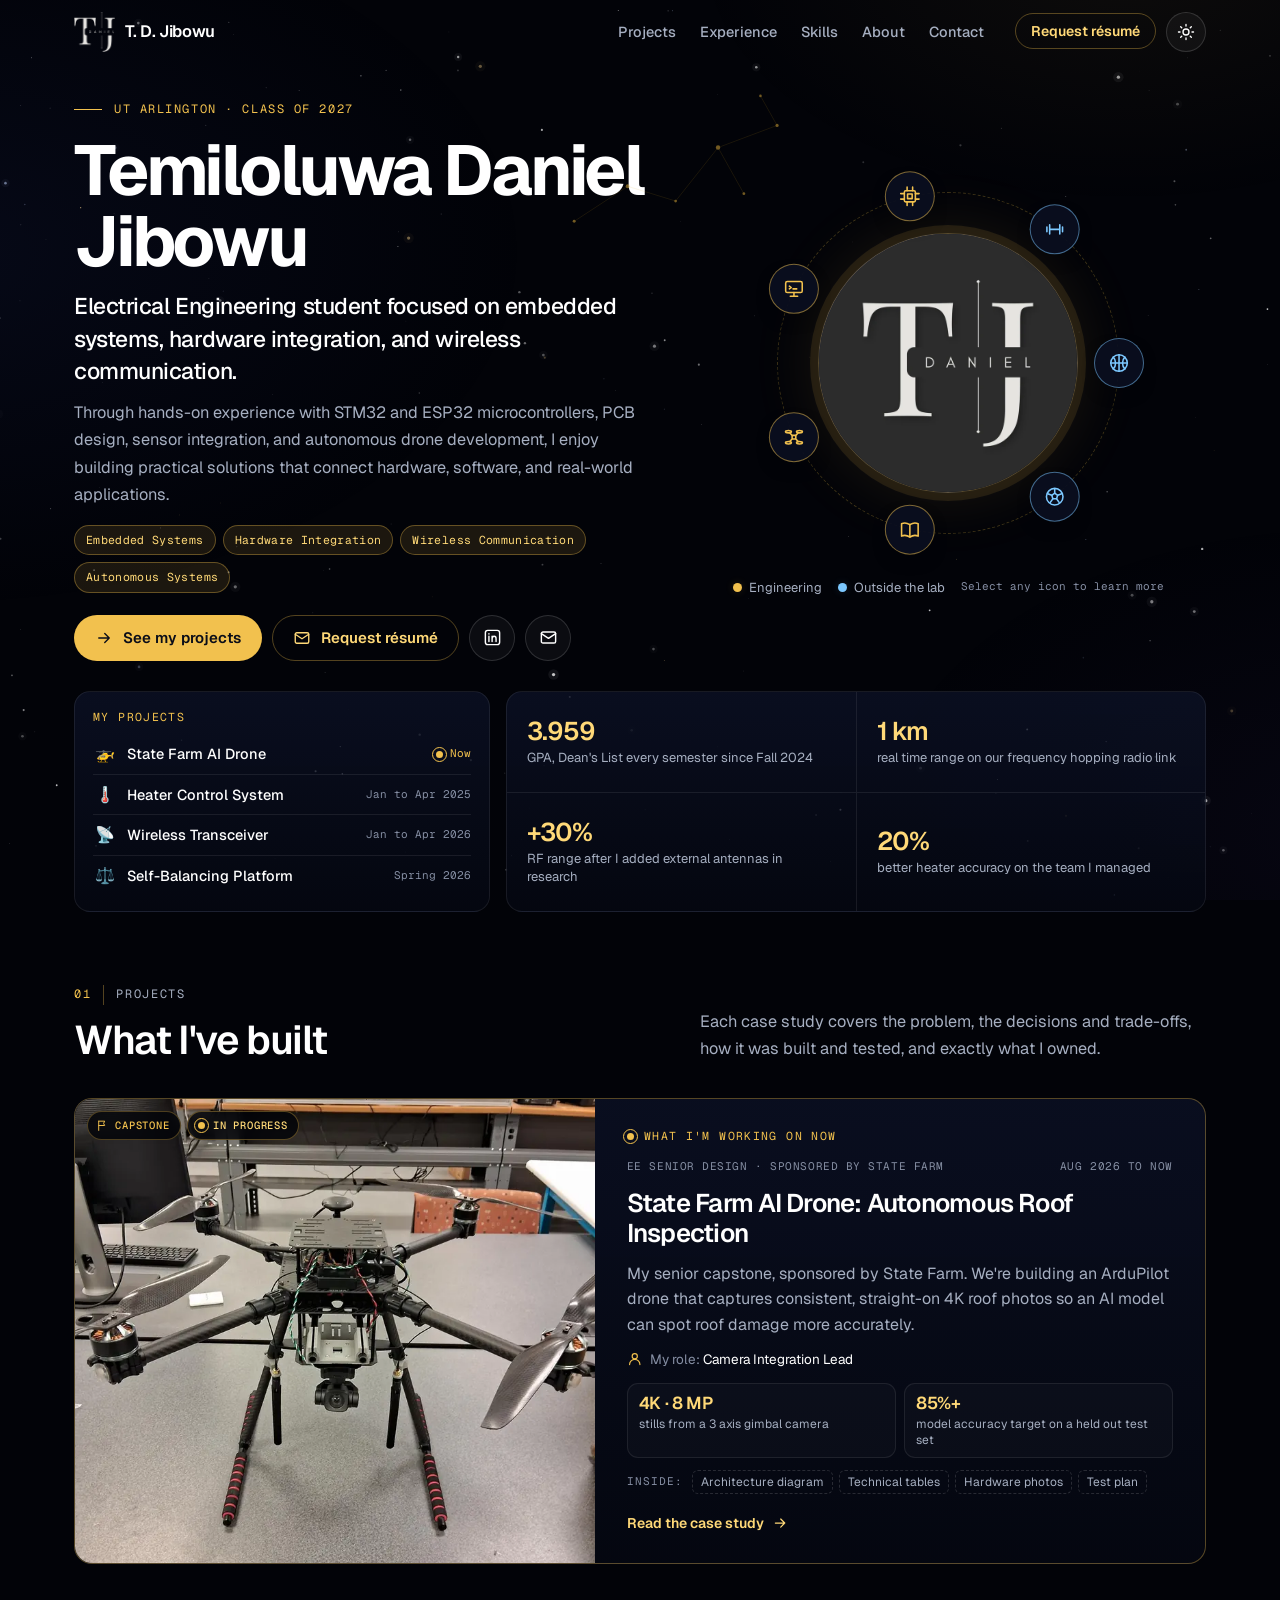
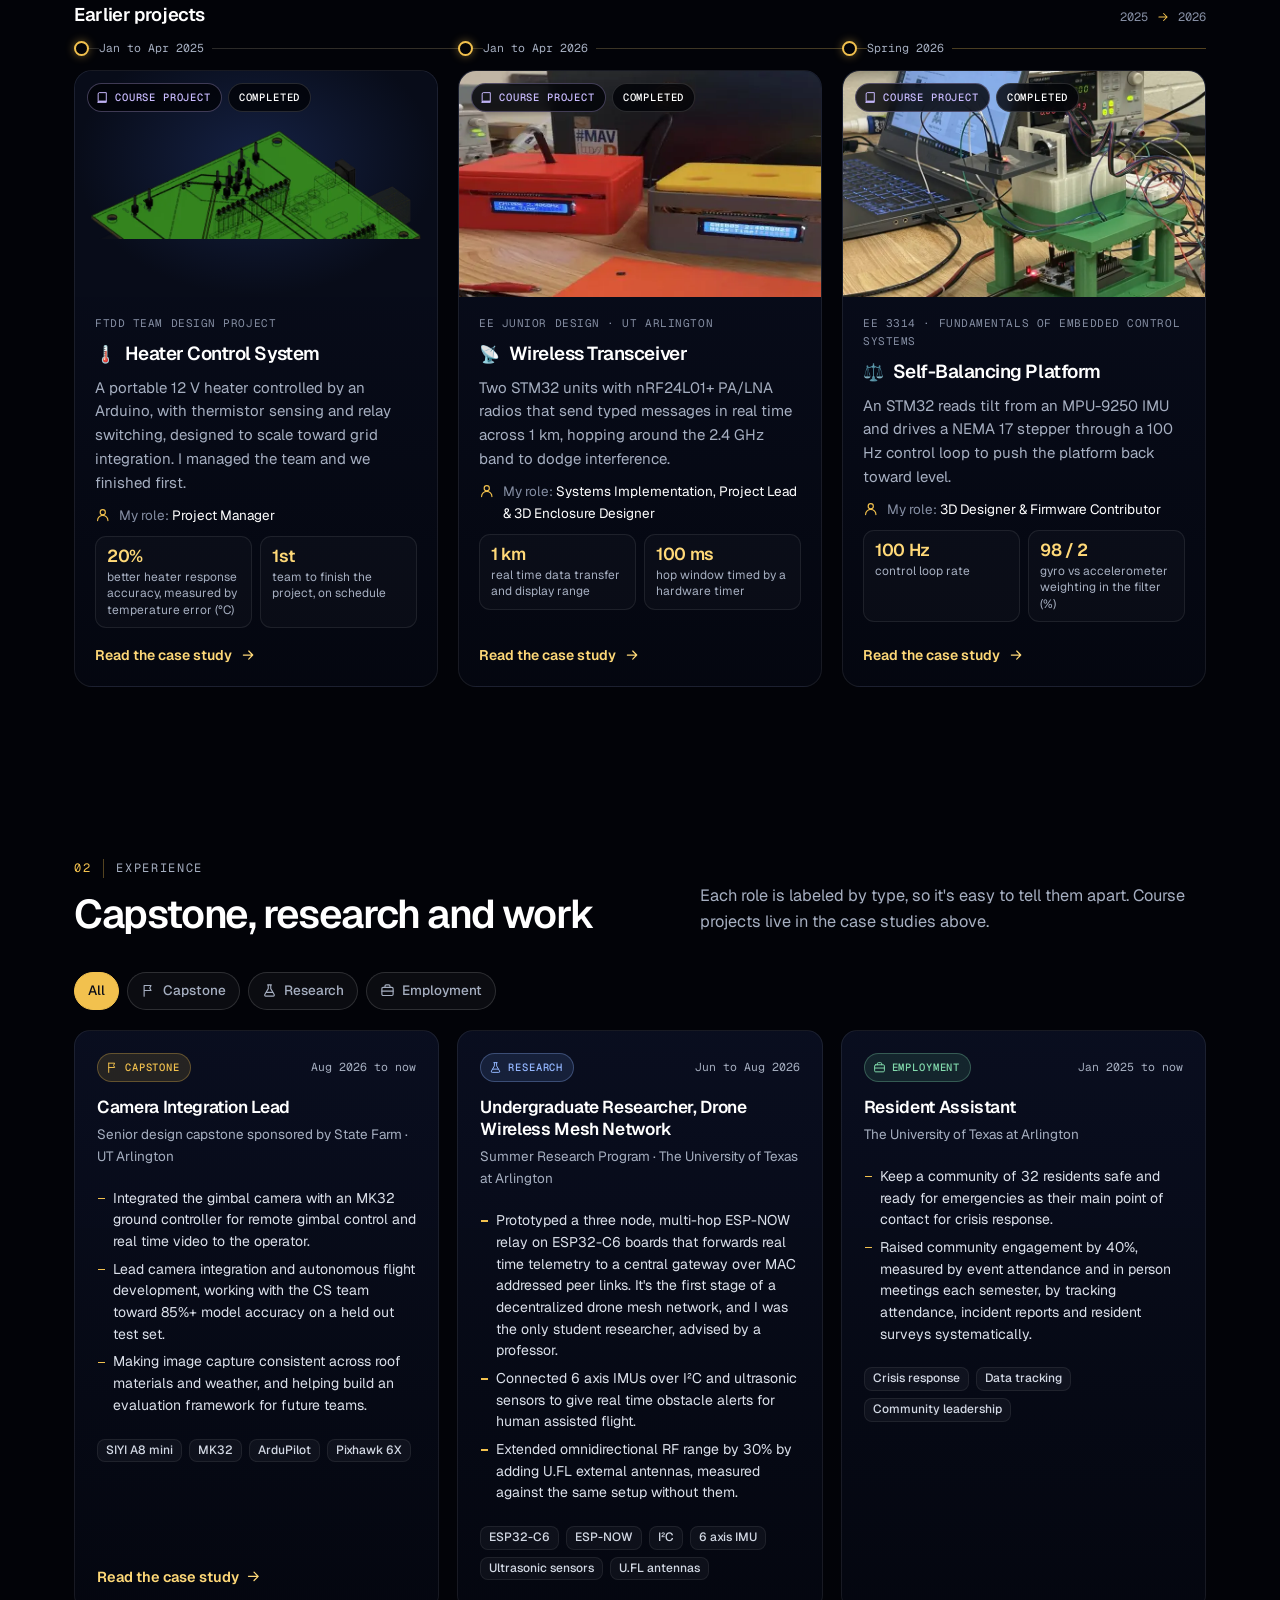
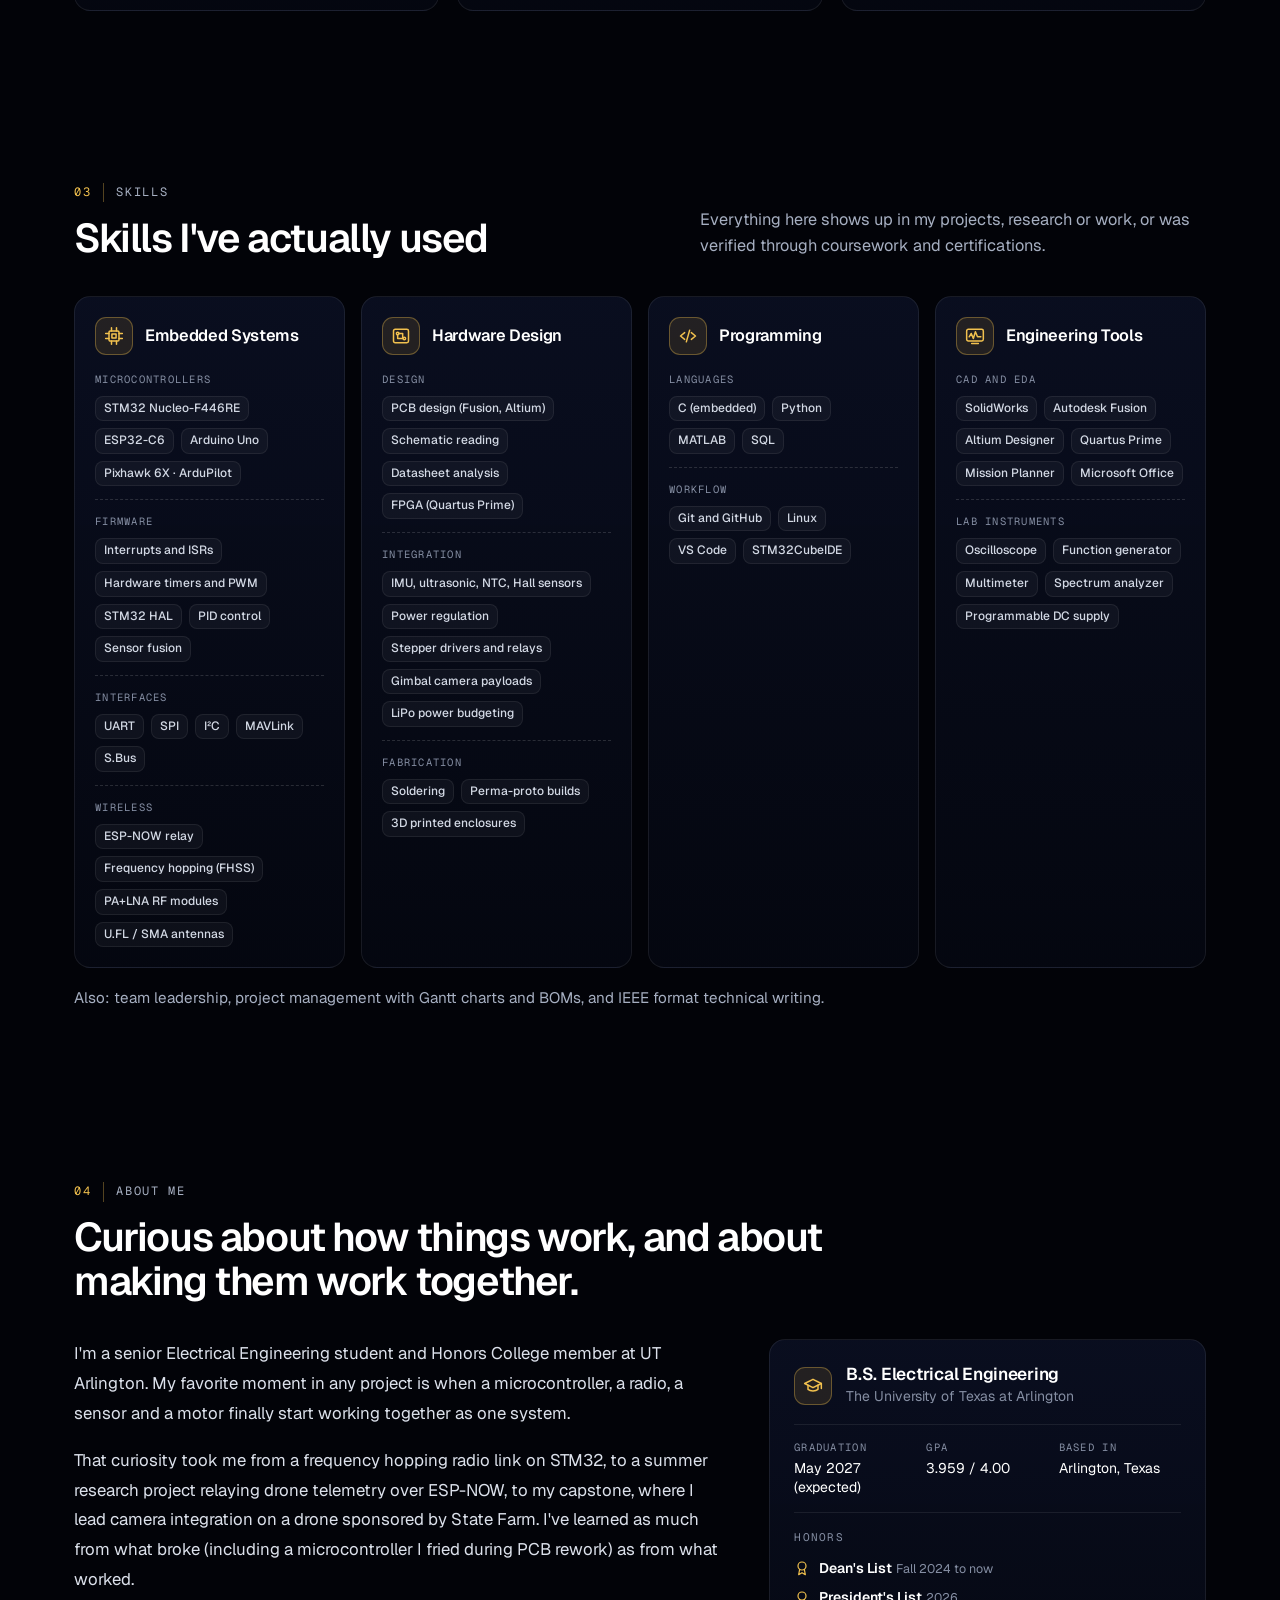
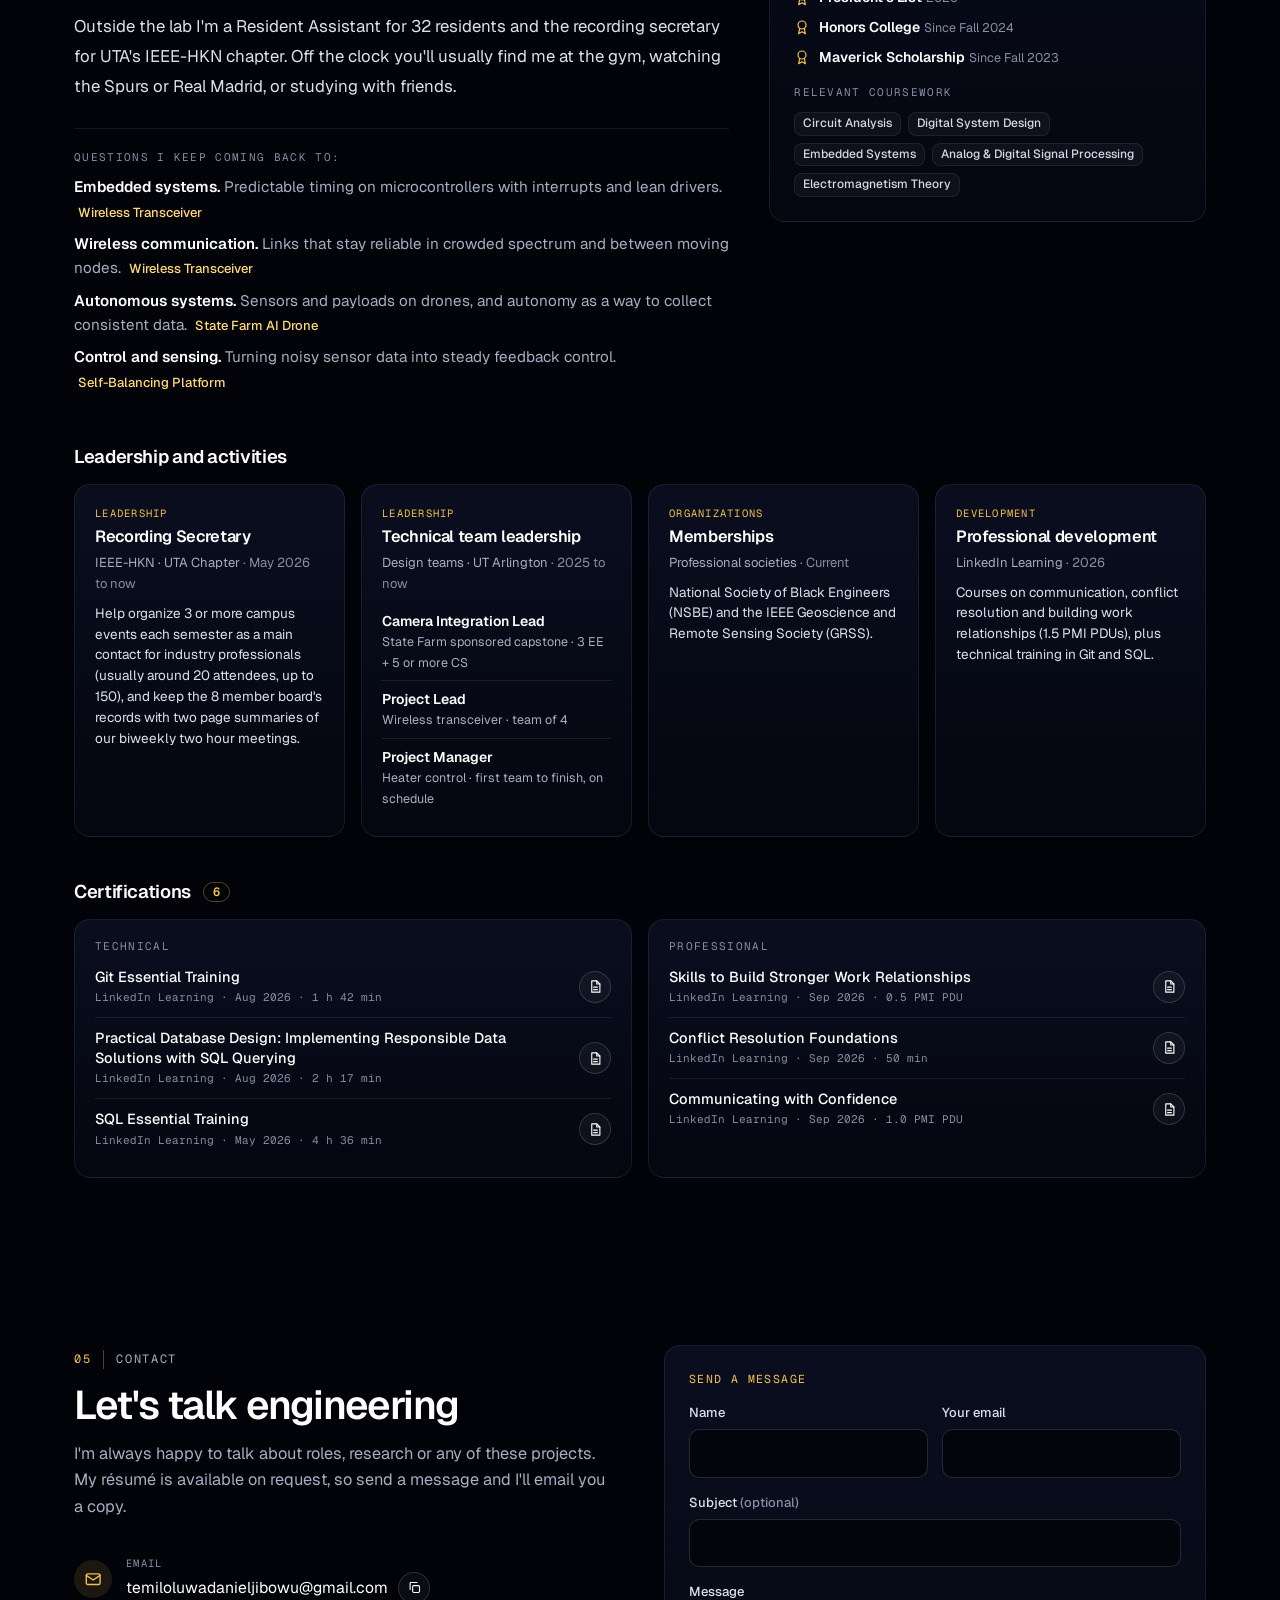
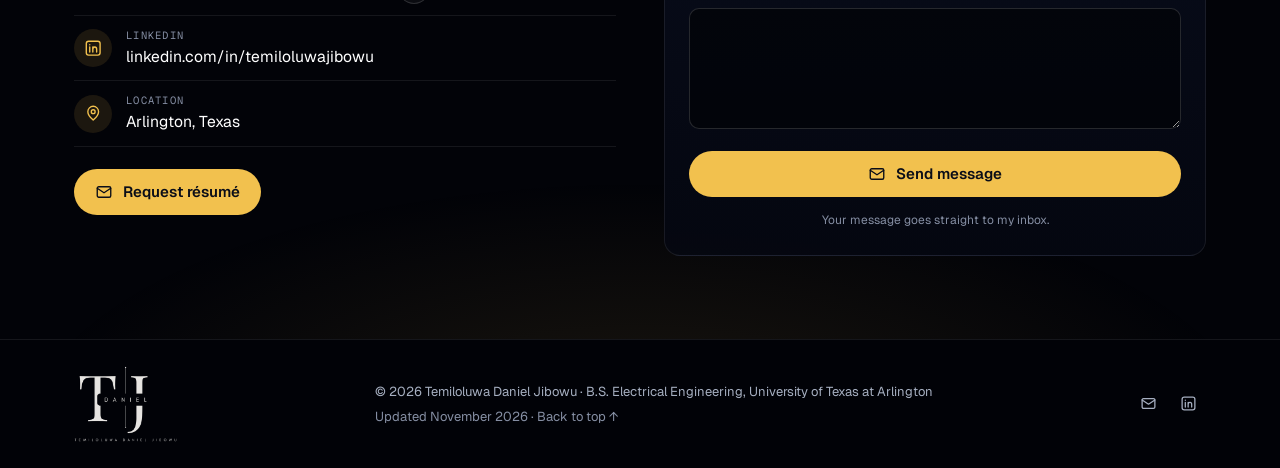
<file: index.html>
<!doctype html>
<!-- data-default-theme: "dark" (default), "light", or "system" (follow the visitor's device setting).
     A visitor's own choice from the theme button is remembered and always wins. -->
<html lang="en" data-default-theme="dark">
<head>
  <meta charset="utf-8" />
  <meta name="viewport" content="width=device-width, initial-scale=1" />

  <!-- Set the theme before anything paints, so the page never flashes the wrong colors. -->
  <script>
    (function () {
      var d = document.documentElement, t = null;
      try { t = localStorage.getItem("theme"); } catch (e) {}
      if (t !== "light" && t !== "dark") {
        var def = d.getAttribute("data-default-theme") || "dark";
        t = def === "system" ? (window.matchMedia("(prefers-color-scheme: light)").matches ? "light" : "dark") : def;
      }
      d.setAttribute("data-theme", t);
    })();
  </script>

  <!-- SEO: update these if your name, title or focus changes (see README → SEO) -->
  <title>Temiloluwa Daniel Jibowu | Electrical Engineering Portfolio · Embedded Systems & Hardware Integration</title>
  <meta name="description" content="Portfolio of Temiloluwa Daniel Jibowu, Electrical Engineering student at UT Arlington (B.S. expected May 2027) specializing in embedded systems and hardware integration: STM32 and ESP32-C6 firmware, RF links and drone payload integration." />
  <meta name="author" content="Temiloluwa Daniel Jibowu" />
  <meta name="theme-color" content="#05070f" />
  <meta name="color-scheme" content="dark light" />
  <link rel="canonical" href="https://temiloluwadanieljibowu.github.io/" />
  <meta property="og:url" content="https://temiloluwadanieljibowu.github.io/" />

  <!-- Social sharing preview (LinkedIn, Slack, iMessage…) -->
  <meta property="og:type" content="profile" />
  <meta property="og:title" content="Temiloluwa Daniel Jibowu | Electrical Engineering Portfolio" />
  <meta property="og:description" content="Embedded systems and hardware integration projects by an Electrical Engineering student at UT Arlington." />
  <meta property="og:image" content="https://temiloluwadanieljibowu.github.io/assets/images/og-image.jpg" />
  <meta property="og:image:width" content="1200" />
  <meta property="og:image:height" content="630" />
  <meta property="og:image:alt" content="Temiloluwa Daniel Jibowu's TJ logo beside the words Electrical Engineering, UT Arlington" />
  <meta property="profile:first_name" content="Temiloluwa" />
  <meta property="profile:last_name" content="Jibowu" />
  <meta name="twitter:card" content="summary_large_image" />
  <meta name="twitter:image:alt" content="Temiloluwa Daniel Jibowu's TJ logo beside the words Electrical Engineering, UT Arlington" />

  <!-- Browser tab icon from the official TJ logo (switches with the device's light/dark setting) -->
  <link rel="icon" type="image/png" sizes="64x64" href="assets/images/brand/favicon-dark.png" />
  <link rel="icon" type="image/png" sizes="64x64" href="assets/images/brand/favicon-light.png" media="(prefers-color-scheme: light)" />
  <link rel="apple-touch-icon" href="assets/images/brand/apple-touch-icon.png" />
  <link rel="manifest" href="site.webmanifest" />

  <!-- Typeface: Geist + Geist Mono (free, SIL Open Font License) -->
  <link rel="preconnect" href="https://fonts.googleapis.com" />
  <link rel="preconnect" href="https://fonts.gstatic.com" crossorigin />
  <link href="https://fonts.googleapis.com/css2?family=Geist:wght@400..700&family=Geist+Mono:wght@400..600&display=swap" rel="stylesheet" />
  <link rel="stylesheet" href="css/styles.css" />

  <script type="application/ld+json">
  {
    "@context": "https://schema.org",
    "@type": "Person",
    "url": "https://temiloluwadanieljibowu.github.io/",
    "name": "Temiloluwa Daniel Jibowu",
    "alternateName": "Temiloluwa Jibowu",
    "sameAs": ["https://www.linkedin.com/in/temiloluwajibowu/"],
    "jobTitle": "Electrical Engineering Student",
    "description": "Electrical engineering student specializing in embedded systems and hardware integration.",
    "affiliation": { "@type": "CollegeOrUniversity", "name": "The University of Texas at Arlington" },
    "memberOf": [
      { "@type": "Organization", "name": "IEEE-HKN (Eta Kappa Nu), UTA Chapter" },
      { "@type": "Organization", "name": "National Society of Black Engineers (NSBE)" },
      { "@type": "Organization", "name": "IEEE Geoscience and Remote Sensing Society" }
    ],
    "address": { "@type": "PostalAddress", "addressLocality": "Arlington", "addressRegion": "TX", "addressCountry": "US" },
    "knowsAbout": ["Embedded systems", "Embedded firmware", "Hardware integration", "Test and validation", "STM32", "ESP32-C6", "ESP-NOW", "Frequency-hopping spread spectrum", "ArduPilot", "PCB design", "PID control"]
  }
  </script>
</head>
<body>
  <a class="skip-link" href="#main">Skip to content</a>
  <canvas id="starfield" aria-hidden="true"></canvas>
  <div class="nebula" aria-hidden="true"></div>

  <!-- ===================== Navigation ===================== -->
  <header class="site-header" id="top">
    <nav class="nav container" aria-label="Main">
      <a class="brand" href="#home" aria-label="Temiloluwa Daniel Jibowu, back to top">
        <!-- Official TJ logo: light version on the dark theme, charcoal version on the light theme -->
        <img class="brand-logo logo-on-dark" src="assets/images/brand/logo-mark-dark.png" alt="" width="172" height="168" />
        <img class="brand-logo logo-on-light" src="assets/images/brand/logo-mark-light.png" alt="" width="172" height="168" />
        <span class="brand-name" data-bind="brand">T. D. Jibowu</span>
      </a>
      <div class="nav-right">
        <div class="nav-menu" id="nav-menu">
          <ul class="nav-links">
            <li><a href="#projects">Projects</a></li>
            <li><a href="#experience">Experience</a></li>
            <li><a href="#skills">Skills</a></li>
            <li><a href="#about">About</a></li>
            <li><a href="#contact">Contact</a></li>
          </ul>
          <a class="btn btn-outline btn-sm nav-resume" data-resume-link href="#contact">Résumé</a>
        </div>
        <button class="icon-btn theme-toggle" type="button" data-theme-toggle aria-label="Switch to light mode" aria-pressed="false">
          <svg class="icon-sun" viewBox="0 0 24 24" aria-hidden="true"><circle cx="12" cy="12" r="4" /><path d="M12 2v2M12 20v2M4.9 4.9l1.4 1.4M17.7 17.7l1.4 1.4M2 12h2M20 12h2M4.9 19.1l1.4-1.4M17.7 6.3l1.4-1.4" /></svg>
          <svg class="icon-moon" viewBox="0 0 24 24" aria-hidden="true"><path d="M20 14.5A8.5 8.5 0 0 1 9.5 4a8.5 8.5 0 1 0 10.5 10.5z" /></svg>
        </button>
        <button class="nav-toggle" type="button" aria-expanded="false" aria-controls="nav-menu">
          <span class="sr-only">Open menu</span>
          <span class="nav-toggle-bar"></span><span class="nav-toggle-bar"></span>
        </button>
      </div>
    </nav>
  </header>

  <main id="main">
    <!-- ===================== Hero ===================== -->
    <section class="hero" id="home" aria-labelledby="hero-name">
      <div class="container hero-grid" id="hero-root">
        <noscript>
          <div class="noscript">
            <h1>Temiloluwa Daniel Jibowu</h1>
            <p>Electrical engineering student at UT Arlington specializing in embedded systems and hardware integration. Please enable JavaScript to view the full portfolio.</p>
          </div>
        </noscript>
      </div>
    </section>

    <!-- ===================== Projects (the centerpiece) ===================== -->
    <section class="section section-projects" id="projects" aria-labelledby="projects-title">
      <div class="container">
        <header class="section-head section-head-row reveal">
          <div>
            <p class="eyebrow"><span>01</span>Projects</p>
            <h2 id="projects-title">What I've built</h2>
          </div>
          <p class="section-lede">Each case study covers the problem, the decisions and trade-offs, how it was built and tested, and exactly what I owned.</p>
        </header>
        <div id="projects-root"></div>
      </div>
    </section>

    <!-- ===================== Experience ===================== -->
    <section class="section" id="experience" aria-labelledby="experience-title">
      <div class="container">
        <header class="section-head section-head-row reveal">
          <div>
            <p class="eyebrow"><span>02</span>Experience</p>
            <h2 id="experience-title">Capstone, research and work</h2>
          </div>
          <p class="section-lede">Each role is labeled by type, so it's easy to tell them apart. Course projects live in the case studies above.</p>
        </header>
        <div id="experience-root"></div>
      </div>
    </section>

    <!-- ===================== Skills ===================== -->
    <section class="section" id="skills" aria-labelledby="skills-title">
      <div class="container">
        <header class="section-head section-head-row reveal">
          <div>
            <p class="eyebrow"><span>03</span>Skills</p>
            <h2 id="skills-title">Skills I've actually used</h2>
          </div>
          <p class="section-lede">Everything here shows up in my projects, research or work, or was verified through coursework and certifications.</p>
        </header>
        <div class="skills-grid" id="skills-root"></div>
        <p class="skills-note reveal" id="skills-note"></p>
      </div>
    </section>

    <!-- ===================== About (bio, education, leadership, certifications) ===================== -->
    <section class="section" id="about" aria-labelledby="about-title">
      <div class="container">
        <header class="section-head reveal">
          <p class="eyebrow"><span>04</span>About me</p>
          <h2 id="about-title">Curious about how things work, and about making them work together.</h2>
        </header>
        <div id="about-root"></div>
      </div>
    </section>

    <!-- ===================== Contact ===================== -->
    <section class="section section-contact" id="contact" aria-labelledby="contact-title">
      <div class="container" id="contact-root"></div>
    </section>
  </main>

  <footer class="site-footer">
    <div class="container footer-inner" id="footer-root"></div>
  </footer>

  <!-- Case-study dialog (filled by js/main.js) -->
  <dialog class="case-study" id="case-study" aria-labelledby="cs-title">
    <div class="cs-scroll" id="case-study-root"></div>
  </dialog>

  <!-- Image lightbox -->
  <dialog class="lightbox" id="lightbox" aria-label="Image viewer">
    <button class="icon-btn lightbox-close" type="button" data-close-lightbox aria-label="Close image">
      <svg viewBox="0 0 24 24" aria-hidden="true"><path d="M6 6l12 12M18 6L6 18" /></svg>
    </button>
    <figure class="lightbox-figure">
      <img id="lightbox-img" alt="" />
      <figcaption id="lightbox-caption"></figcaption>
    </figure>
  </dialog>

  <div class="toast" id="toast" role="status" aria-live="polite"></div>

  <script src="data/content.js"></script>
  <script src="js/components.js"></script>
  <script src="js/starfield.js"></script>
  <script src="js/main.js"></script>
</body>
</html>
</file>
<file: css/styles.css>
/* =============================================================================
   Temiloluwa Daniel Jibowu · Portfolio styles
   Two themes share one set of tokens:
     • dark  (default): deep space black, golden accent, white and soft gray type
     • light: clean white, ink navy type, deep gold accent
   Change a color once in the token blocks below and it updates everywhere.
   Typeface: Geist + Geist Mono (free, SIL Open Font License, via Google Fonts).
   ========================================================================== */

/* ---------- Theme tokens: dark (default) ---------- */
:root,
:root[data-theme="dark"] {
  --bg: #020308;
  --bg-panel: #05070f;
  --bg-node: #080c19;
  --card-1: rgba(13, 19, 40, 0.72);
  --card-2: rgba(5, 8, 18, 0.82);
  --surface-2: rgba(255, 255, 255, 0.025);
  --line: rgba(255, 255, 255, 0.08);
  --line-2: rgba(255, 255, 255, 0.14);

  --accent: #f2c14e;            /* golden yellow: fills */
  --accent-2: #ffd978;
  --accent-text: #f2c14e;       /* gold used as text */
  --accent-text-2: #ffd978;
  --accent-soft: rgba(242, 193, 78, 0.11);
  --accent-line: rgba(242, 193, 78, 0.34);
  --on-accent: #0a0d18;

  --text: #ffffff;
  --text-body: #dce1eb;
  --text-2: #a6afc1;
  --text-3: #858ea3;

  --chip-bg: rgba(255, 255, 255, 0.04);
  --chip-line: rgba(255, 255, 255, 0.07);
  --chip-text: #d3d9e5;
  --header-bg: rgba(2, 3, 8, 0.82);
  --menu-bg: rgba(2, 3, 8, 0.97);
  --badge-bg: rgba(2, 3, 8, 0.82);
  --input-bg: rgba(2, 3, 8, 0.7);
  --toast-bg: #0d1530;
  --backdrop: rgba(1, 2, 6, 0.84);
  --shadow-card: none;
  --shadow-hover: 0 28px 60px -28px rgba(242, 193, 78, 0.26);
  --shadow-panel: 0 40px 120px -30px rgba(0, 0, 0, 0.85);
  --error: #ffb4a6;

  --nebula:
    radial-gradient(55vw 45vh at 88% -5%, rgba(242, 193, 78, 0.05), transparent 62%),
    radial-gradient(70vw 60vh at -5% 28%, rgba(46, 64, 150, 0.11), transparent 66%),
    radial-gradient(60vw 55vh at 105% 92%, rgba(80, 56, 150, 0.07), transparent 62%);
  --avatar-bg: radial-gradient(circle at 32% 26%, #16244f 0%, #0a1129 55%, #04070f 100%);
  --monogram: linear-gradient(140deg, #fff0c4 0%, #f2c14e 48%, #b98422 100%);
  --orbit-1: rgba(242, 193, 78, 0.24);
  --orbit-2: rgba(255, 255, 255, 0.13);
  --constellation: 0.5;
  --sat-bg: rgba(10, 15, 32, 0.92);

  /* orbit categories: engineering (gold) and life outside the lab (sky blue) */
  --cat-tech: #f2c14e;  --cat-tech-line: rgba(242, 193, 78, 0.5);  --cat-tech-soft: rgba(242, 193, 78, 0.16);
  --cat-life: #7cc8ff;  --cat-life-line: rgba(124, 200, 255, 0.5); --cat-life-soft: rgba(124, 200, 255, 0.16);

  /* experience / project type colors */
  --t-capstone: #f2c14e;   --t-capstone-bg: rgba(242, 193, 78, 0.12);
  --t-research: #93b6ff;   --t-research-bg: rgba(120, 160, 255, 0.13);
  --t-employment: #82dbad; --t-employment-bg: rgba(110, 210, 160, 0.12);
  --t-course: #c9bbff;     --t-course-bg: rgba(180, 160, 250, 0.12);
  --t-personal: #6fe3f5;   --t-personal-bg: rgba(100, 220, 240, 0.12);

  color-scheme: dark;
}

/* ---------- Theme tokens: light ---------- */
:root[data-theme="light"] {
  --bg: #f6f7fb;
  --bg-panel: #ffffff;
  --bg-node: #f3f5fa;
  --card-1: rgba(255, 255, 255, 0.95);
  --card-2: rgba(252, 252, 254, 0.95);
  --surface-2: #f7f8fc;
  --line: rgba(15, 23, 42, 0.09);
  --line-2: rgba(15, 23, 42, 0.16);

  --accent: #e9b43c;
  --accent-2: #f2c14e;
  --accent-text: #8a6100;
  --accent-text-2: #7a5600;
  --accent-soft: rgba(217, 164, 32, 0.12);
  --accent-line: rgba(160, 112, 0, 0.34);
  --on-accent: #1a1405;

  --text: #0b1220;
  --text-body: #273246;
  --text-2: #4a5568;
  --text-3: #5d687c;

  --chip-bg: rgba(15, 23, 42, 0.04);
  --chip-line: rgba(15, 23, 42, 0.08);
  --chip-text: #2b3548;
  --header-bg: rgba(246, 247, 251, 0.86);
  --menu-bg: rgba(246, 247, 251, 0.98);
  --badge-bg: rgba(255, 255, 255, 0.92);
  --input-bg: #ffffff;
  --toast-bg: #0b1220;
  --backdrop: rgba(15, 23, 42, 0.45);
  --shadow-card: 0 1px 2px rgba(15, 23, 42, 0.04), 0 10px 30px -18px rgba(15, 23, 42, 0.18);
  --shadow-hover: 0 24px 50px -24px rgba(15, 23, 42, 0.28);
  --shadow-panel: 0 40px 100px -30px rgba(15, 23, 42, 0.4);
  --error: #b42318;

  --nebula:
    radial-gradient(55vw 45vh at 88% -5%, rgba(233, 180, 60, 0.12), transparent 62%),
    radial-gradient(70vw 60vh at -5% 28%, rgba(52, 84, 170, 0.08), transparent 66%),
    radial-gradient(60vw 55vh at 105% 92%, rgba(120, 90, 200, 0.06), transparent 62%);
  --avatar-bg: radial-gradient(circle at 32% 26%, #ffffff 0%, #eef1f8 58%, #e2e7f2 100%);
  --monogram: linear-gradient(140deg, #d9a420 0%, #a87a08 50%, #7a5600 100%);
  --orbit-1: rgba(160, 112, 0, 0.32);
  --orbit-2: rgba(15, 23, 42, 0.15);
  --constellation: 0.7;
  --sat-bg: #ffffff;

  --cat-tech: #8a6100;  --cat-tech-line: rgba(160, 112, 0, 0.45); --cat-tech-soft: rgba(217, 164, 32, 0.16);
  --cat-life: #1f69b0;  --cat-life-line: rgba(31, 105, 176, 0.4); --cat-life-soft: rgba(31, 105, 176, 0.11);

  --t-capstone: #835c00;   --t-capstone-bg: rgba(217, 164, 32, 0.14);
  --t-research: #2a52ad;   --t-research-bg: rgba(52, 84, 170, 0.1);
  --t-employment: #16734a; --t-employment-bg: rgba(22, 120, 74, 0.1);
  --t-course: #6440b8;     --t-course-bg: rgba(100, 64, 184, 0.09);
  --t-personal: #0d6e85;   --t-personal-bg: rgba(13, 110, 133, 0.1);

  color-scheme: light;
}

/* ---------- Shared tokens ---------- */
:root {
  --font-sans: "Geist", "Inter", "Segoe UI", system-ui, -apple-system, sans-serif;
  --font-mono: "Geist Mono", "JetBrains Mono", ui-monospace, SFMono-Regular, Menlo, Consolas, monospace;
  --font-emoji: "Apple Color Emoji", "Segoe UI Emoji", "Noto Color Emoji", sans-serif;
  --container: 1180px;
  --gutter: 24px;
  --header-h: 64px;
  --radius: 16px;
  --radius-sm: 10px;
  --ease: cubic-bezier(0.2, 0.7, 0.2, 1);
}

/* ---------- Base ---------- */
*,
*::before,
*::after { box-sizing: border-box; }

html {
  background: var(--bg);
  scroll-behavior: smooth;
  -webkit-text-size-adjust: 100%;
}
html.modal-open { overflow: hidden; }
html.theme-transition *,
html.theme-transition *::before,
html.theme-transition *::after { transition: background-color 0.35s ease, color 0.35s ease, border-color 0.35s ease, fill 0.35s ease, stroke 0.35s ease !important; }

body {
  margin: 0;
  min-height: 100vh;
  font-family: var(--font-sans);
  font-size: 16px;
  line-height: 1.62;
  color: var(--text-body);
  -webkit-font-smoothing: antialiased;
  -moz-osx-font-smoothing: grayscale;
  overflow-x: hidden;
}

h1, h2, h3, h4 { font-family: var(--font-sans); color: var(--text); margin: 0; line-height: 1.2; font-weight: 600; letter-spacing: -0.015em; }
p { margin: 0; }
ul, ol { margin: 0; padding: 0; list-style: none; }
img, video, svg { display: block; max-width: 100%; }
a { color: inherit; text-decoration: none; }
button { font: inherit; color: inherit; background: none; border: 0; padding: 0; cursor: pointer; }
code { font-family: var(--font-mono); font-size: 0.86em; color: var(--accent-text-2); background: var(--accent-soft); padding: 0.1em 0.4em; border-radius: 6px; }
strong { color: var(--text); font-weight: 600; }
::selection { background: rgba(242, 193, 78, 0.35); color: var(--text); }

:focus-visible { outline: 2px solid var(--accent); outline-offset: 3px; border-radius: 6px; }

.container { width: 100%; max-width: var(--container); margin: 0 auto; padding: 0 var(--gutter); }
.muted { color: var(--text-3); }
.sr-only { position: absolute; width: 1px; height: 1px; padding: 0; margin: -1px; overflow: hidden; clip: rect(0, 0, 0, 0); white-space: nowrap; border: 0; }
.emoji { font-family: var(--font-emoji); font-style: normal; line-height: 1; }

.skip-link {
  position: absolute; left: -9999px; top: 12px; z-index: 100;
  background: var(--accent); color: var(--on-accent); font-weight: 600; padding: 10px 16px; border-radius: 10px;
}
.skip-link:focus { left: 16px; }

/* ---------- Space background ---------- */
#starfield { position: fixed; inset: 0; width: 100%; height: 100%; z-index: -2; pointer-events: none; }
.nebula { position: fixed; inset: 0; z-index: -1; pointer-events: none; background: var(--nebula); }

/* ---------- Icons ---------- */
.icon { width: 1.15em; height: 1.15em; flex-shrink: 0; fill: none; stroke: currentColor; stroke-width: 1.8; stroke-linecap: round; stroke-linejoin: round; }
.icon-badge {
  width: 38px; height: 38px; padding: 8px; border-radius: 11px;
  background: var(--accent-soft); color: var(--accent-text); border: 1px solid var(--accent-line);
}

/* ---------- Buttons & links ---------- */
.btn {
  display: inline-flex; align-items: center; justify-content: center; gap: 10px;
  min-height: 46px; padding: 0 20px; border-radius: 999px;
  font-size: 15px; font-weight: 600; white-space: nowrap;
  border: 1px solid transparent;
  transition: background-color 0.25s, border-color 0.25s, color 0.25s, transform 0.25s var(--ease), box-shadow 0.25s;
}
.btn .icon { width: 18px; height: 18px; }
.btn-primary { background: var(--accent); color: var(--on-accent); }
.btn-primary:hover { background: var(--accent-2); transform: translateY(-1px); box-shadow: 0 12px 30px -12px rgba(242, 193, 78, 0.6); }
.btn-outline { border-color: var(--accent-line); color: var(--accent-text-2); }
.btn-outline:hover { background: var(--accent-soft); border-color: var(--accent); }
.btn-sm { min-height: 36px; padding: 0 15px; font-size: 14px; }
.btn-block { width: 100%; }

.text-link { display: inline-flex; align-items: center; gap: 6px; color: var(--accent-text-2); font-weight: 600; font-size: 14.5px; transition: color 0.2s, gap 0.2s; }
.text-link:hover { color: var(--text); gap: 9px; }
.text-link-sm { font-size: 13px; font-weight: 500; }

.icon-btn {
  display: inline-grid; place-items: center; width: 40px; height: 40px; border-radius: 50%;
  border: 1px solid var(--line-2); background: var(--chip-bg); color: var(--text);
  transition: border-color 0.2s, background 0.2s, color 0.2s;
}
.icon-btn:hover { border-color: var(--accent); color: var(--accent-text-2); }
.icon-btn svg { width: 18px; height: 18px; fill: none; stroke: currentColor; stroke-width: 1.8; stroke-linecap: round; stroke-linejoin: round; }
.icon-btn-sm { width: 32px; height: 32px; }
.icon-btn-sm svg { width: 15px; height: 15px; }
.icon-btn-lg { width: 46px; height: 46px; }
.icon-btn-lg svg { width: 19px; height: 19px; }

/* Theme toggle: the moon shows in light mode, the sun in dark mode */
.theme-toggle .icon-sun { display: block; }
.theme-toggle .icon-moon { display: none; }
:root[data-theme="light"] .theme-toggle .icon-sun { display: none; }
:root[data-theme="light"] .theme-toggle .icon-moon { display: block; }

/* ---------- Header / nav ---------- */
.site-header {
  position: fixed; top: 0; left: 0; right: 0; z-index: 50; height: var(--header-h);
  transition: background-color 0.3s, border-color 0.3s, backdrop-filter 0.3s;
  border-bottom: 1px solid transparent;
}
.site-header.is-scrolled,
.menu-open .site-header {
  background: var(--header-bg);
  -webkit-backdrop-filter: blur(14px) saturate(140%);
  backdrop-filter: blur(14px) saturate(140%);
  border-bottom-color: var(--line);
}
.nav { height: 100%; display: flex; align-items: center; justify-content: space-between; gap: 20px; }
.brand { display: inline-flex; align-items: center; gap: 10px; color: var(--accent-text); }
.brand-logo { height: 40px; width: auto; }

/* Official logo: light-glyph version on the dark theme, charcoal version on the light theme */
.logo-on-light { display: none; }
:root[data-theme="light"] .logo-on-dark { display: none; }
:root[data-theme="light"] .logo-on-light { display: block; }
.brand-name { font-weight: 600; font-size: 16.5px; color: var(--text); letter-spacing: -0.02em; }
.nav-right { display: flex; align-items: center; gap: 10px; }
.nav-menu { display: flex; align-items: center; gap: 20px; }
.nav-links { display: flex; gap: 2px; }
.nav-links a {
  position: relative; display: block; padding: 8px 11px; font-size: 14.5px; font-weight: 500; color: var(--text-2); border-radius: 8px;
  transition: color 0.2s;
}
.nav-links a:hover { color: var(--text); }
.nav-links a.is-active { color: var(--text); }
.nav-links a.is-active::after {
  content: ""; position: absolute; left: 50%; bottom: 0; width: 4px; height: 4px; margin-left: -2px;
  border-radius: 50%; background: var(--accent); box-shadow: 0 0 8px var(--accent);
}
.nav-toggle { display: none; width: 40px; height: 40px; border-radius: 10px; border: 1px solid var(--line-2); position: relative; }
.nav-toggle-bar { position: absolute; left: 10px; right: 10px; height: 1.6px; background: var(--text); border-radius: 2px; transition: transform 0.3s var(--ease), top 0.3s var(--ease); }
.nav-toggle-bar:nth-of-type(1) { top: 15px; }
.nav-toggle-bar:nth-of-type(2) { top: 23px; }
.nav-toggle[aria-expanded="true"] .nav-toggle-bar:nth-of-type(1) { top: 19px; transform: rotate(45deg); }
.nav-toggle[aria-expanded="true"] .nav-toggle-bar:nth-of-type(2) { top: 19px; transform: rotate(-45deg); }

/* ---------- Sections ---------- */
section[id] { scroll-margin-top: calc(var(--header-h) + 8px); }
.section { padding: clamp(52px, 6.5vw, 84px) 0; position: relative; }
.section-head { max-width: 780px; margin-bottom: clamp(24px, 3.4vw, 36px); }
.section-head-row { max-width: none; display: grid; grid-template-columns: minmax(0, 1fr) minmax(0, 1fr); gap: 12px 48px; align-items: end; }
.section-head-row .section-lede { margin-top: 0; justify-self: end; max-width: 46ch; }
.eyebrow {
  display: inline-flex; align-items: center; font-family: var(--font-mono); font-size: 12px;
  text-transform: uppercase; letter-spacing: 0.14em; color: var(--text-2);
}
.eyebrow span { color: var(--accent-text); padding-right: 12px; margin-right: 12px; border-right: 1px solid var(--accent-line); }
.section-head h2,
.contact-info h2 { font-size: clamp(1.8rem, 3.6vw, 2.5rem); line-height: 1.1; letter-spacing: -0.035em; margin: 12px 0 0; }
.section-lede { color: var(--text-2); font-size: 1.02rem; max-width: 64ch; margin-top: 14px; }
.subhead { font-size: 1.15rem; margin: 44px 0 16px; display: flex; align-items: center; gap: 12px; letter-spacing: -0.02em; }
.subhead .count { font-family: var(--font-mono); font-size: 12px; color: var(--accent-text); border: 1px solid var(--accent-line); border-radius: 999px; padding: 2px 9px; }

.card {
  background: linear-gradient(180deg, var(--card-1), var(--card-2));
  border: 1px solid var(--line); border-radius: var(--radius); padding: 24px; box-shadow: var(--shadow-card);
}
.card-label { font-family: var(--font-mono); font-size: 11.5px; text-transform: uppercase; letter-spacing: 0.12em; color: var(--accent-text); margin-bottom: 14px; }
.stack-label { font-family: var(--font-mono); font-size: 11px; text-transform: uppercase; letter-spacing: 0.12em; color: var(--text-3); margin-bottom: 9px; }

.tags { display: flex; flex-wrap: wrap; gap: 7px; }
.tags li {
  font-size: 12.5px; font-weight: 500; line-height: 1.3; padding: 5px 9px; border-radius: 8px;
  background: var(--chip-bg); border: 1px solid var(--chip-line); color: var(--chip-text);
}
.tags-sm li { font-size: 12px; padding: 3px 8px; }

.badge {
  display: inline-flex; align-items: center; gap: 8px; font-family: var(--font-mono); font-size: 10.5px; font-weight: 500;
  text-transform: uppercase; letter-spacing: 0.08em; padding: 5px 10px; border-radius: 999px;
  background: var(--badge-bg); border: 1px solid var(--line-2); color: var(--text);
}
.badge-live { color: var(--accent-text-2); border-color: var(--accent-line); }
.pulse { position: relative; display: inline-block; width: 7px; height: 7px; border-radius: 50%; background: var(--accent); flex-shrink: 0; }
.pulse::after { content: ""; position: absolute; inset: -4px; border-radius: 50%; border: 1px solid var(--accent); animation: pulse 2.4s ease-out infinite; }
@keyframes pulse { from { transform: scale(0.6); opacity: 0.9; } to { transform: scale(1.8); opacity: 0; } }

.type-badge {
  display: inline-flex; align-items: center; gap: 6px; font-family: var(--font-mono); font-size: 10.5px; font-weight: 500;
  text-transform: uppercase; letter-spacing: 0.08em; padding: 5px 10px 5px 8px; border-radius: 999px; border: 1px solid transparent;
}
.type-badge .icon { width: 13px; height: 13px; }
.t-capstone { color: var(--t-capstone); background: var(--t-capstone-bg); border-color: color-mix(in srgb, var(--t-capstone) 30%, transparent); }
.t-research { color: var(--t-research); background: var(--t-research-bg); border-color: color-mix(in srgb, var(--t-research) 30%, transparent); }
.t-employment { color: var(--t-employment); background: var(--t-employment-bg); border-color: color-mix(in srgb, var(--t-employment) 30%, transparent); }
.t-course { color: var(--t-course); background: var(--t-course-bg); border-color: color-mix(in srgb, var(--t-course) 30%, transparent); }
.t-personal { color: var(--t-personal); background: var(--t-personal-bg); border-color: color-mix(in srgb, var(--t-personal) 30%, transparent); }
.project-media .type-badge,
.project-media .badge { background: var(--badge-bg); -webkit-backdrop-filter: blur(6px); backdrop-filter: blur(6px); }

/* =============================================================================
   Top of the page: who I am + my projects
   ========================================================================== */
.hero { position: relative; padding: calc(var(--header-h) + 36px) 0 8px; }
.hero::before {
  /* faint constellation behind the copy */
  content: ""; position: absolute; top: 9%; left: 44%; width: 240px; height: 166px; opacity: var(--constellation); pointer-events: none;
  background: url("data:image/svg+xml,%3Csvg xmlns='http://www.w3.org/2000/svg' viewBox='0 0 260 180'%3E%3Cg stroke='%23d9a420' stroke-opacity='.32' stroke-width='.8' fill='none'%3E%3Cpath d='M12 150 70 112 122 128 168 70 232 46 214 14M168 70 196 120'/%3E%3C/g%3E%3Cg fill='%23e3b23c'%3E%3Ccircle cx='12' cy='150' r='1.6'/%3E%3Ccircle cx='70' cy='112' r='2.1'/%3E%3Ccircle cx='122' cy='128' r='1.5'/%3E%3Ccircle cx='168' cy='70' r='2.4'/%3E%3Ccircle cx='232' cy='46' r='1.7'/%3E%3Ccircle cx='214' cy='14' r='1.4'/%3E%3Ccircle cx='196' cy='120' r='1.5'/%3E%3C/g%3E%3C/svg%3E") no-repeat center / contain;
}
.hero-grid { display: grid; grid-template-columns: minmax(0, 1.12fr) minmax(0, 1fr); column-gap: 40px; row-gap: 30px; align-items: center; }
.hero-eyebrow { font-family: var(--font-mono); font-size: 12px; text-transform: uppercase; letter-spacing: 0.13em; color: var(--accent-text); display: flex; align-items: center; gap: 12px; }
.hero-eyebrow::before { content: ""; width: 28px; height: 1px; background: var(--accent); flex-shrink: 0; }
.hero-name { font-size: clamp(2.5rem, 5.6vw, 4.4rem); line-height: 1; letter-spacing: -0.045em; font-weight: 700; margin: 16px 0 14px; }
.hero-headline { font-size: clamp(1.15rem, 1.9vw, 1.42rem); line-height: 1.42; color: var(--text); font-weight: 500; letter-spacing: -0.02em; max-width: 38ch; }
.hero-intro { margin-top: 12px; color: var(--text-2); font-size: 1.02rem; line-height: 1.68; max-width: 56ch; }
.hero-focus { display: flex; flex-wrap: wrap; gap: 7px; margin-top: 16px; }
.hero-focus li {
  font-family: var(--font-mono); font-size: 11.5px; letter-spacing: 0.03em; padding: 5px 11px; border-radius: 999px;
  color: var(--accent-text-2); background: var(--accent-soft); border: 1px solid var(--accent-line);
}
.hero-actions { display: flex; flex-wrap: wrap; align-items: center; gap: 10px; margin-top: 22px; }

/* ---------- Interest orbit around the headshot ---------- */
.hero-side { position: relative; z-index: 5; display: flex; flex-direction: column; align-items: center; gap: 14px; }
.orbit-stage {
  --size: min(400px, 88vw);   /* whole orbit */
  --icon: 50px;               /* icon diameter */
  --r: calc(var(--size) * 0.5 - var(--icon) * 0.5 - 4px);          /* orbit radius */
  --photo: calc((var(--r) - var(--icon) * 0.5 - 16px) * 2);       /* headshot diameter */
  --orbit-dur: 30s;           /* one revolution */
  position: relative; width: var(--size); height: var(--size); flex-shrink: 0;
}
.orbit-path {
  position: absolute; left: 50%; top: 50%; width: calc(var(--r) * 2); height: calc(var(--r) * 2); translate: -50% -50%;
  border-radius: 50%; border: 1px dashed var(--orbit-1);
}
.avatar {
  position: absolute; left: 50%; top: 50%; width: var(--photo); height: var(--photo); translate: -50% -50%;
  border-radius: 50%; overflow: hidden; display: grid; place-items: center;
  background: var(--avatar-bg); border: 1px solid var(--accent-line);
  box-shadow: 0 0 0 8px var(--accent-soft), 0 0 70px rgba(242, 193, 78, 0.12), inset 0 0 40px rgba(0, 0, 0, 0.18);
}
.avatar img { width: 100%; height: 100%; object-fit: cover; }
.avatar-monogram {
  font-weight: 700; font-size: clamp(3rem, 6vw, 4.2rem); letter-spacing: -0.05em;
  background: var(--monogram); -webkit-background-clip: text; background-clip: text; color: transparent;
}

/* The ring turns; each icon's wrapper turns the other way so the icon stays upright. */
.orbit-ring { position: absolute; inset: 0; animation: orbit-spin var(--orbit-dur) linear infinite; }
.orbit-slot {
  position: absolute; left: 50%; top: 50%; width: var(--icon); height: var(--icon);
  margin: calc(var(--icon) * -0.5) 0 0 calc(var(--icon) * -0.5);
  transform: rotate(var(--a)) translateX(var(--r)) rotate(calc(var(--a) * -1));
}
.orbit-slot:hover,
.orbit-slot:focus-within { z-index: 3; }
.orbit-upright { width: 100%; height: 100%; animation: orbit-spin var(--orbit-dur) linear infinite reverse; }
@keyframes orbit-spin { to { transform: rotate(360deg); } }
.orbit-stage.is-paused .orbit-ring,
.orbit-stage.is-paused .orbit-upright { animation-play-state: paused; }

.cat-tech { --cat: var(--cat-tech); --cat-line: var(--cat-tech-line); --cat-soft: var(--cat-tech-soft); }
.cat-life { --cat: var(--cat-life); --cat-line: var(--cat-life-line); --cat-soft: var(--cat-life-soft); }
.orbit-btn {
  position: relative; display: grid; place-items: center; width: 100%; height: 100%; border-radius: 50%;
  color: var(--cat); background: var(--sat-bg); border: 1.5px solid var(--cat-line);
  box-shadow: 0 8px 22px -12px rgba(0, 0, 0, 0.6);
  transition: transform 0.25s var(--ease), box-shadow 0.25s, border-color 0.25s, background-color 0.25s;
}
.orbit-btn .icon { width: 46%; height: 46%; stroke-width: 1.7; }
.orbit-btn:hover,
.orbit-btn:focus-visible,
.orbit-btn[aria-expanded="true"] { transform: scale(1.12); border-color: var(--cat); box-shadow: 0 0 0 5px var(--cat-soft), 0 0 26px var(--cat-soft); }
.orbit-btn[aria-expanded="true"] { background: color-mix(in srgb, var(--sat-bg) 82%, var(--cat) 18%); }
.orbit-btn:focus-visible { outline: 2px solid var(--cat); outline-offset: 4px; border-radius: 50%; }
.orbit-tip {
  position: absolute; top: calc(100% + 8px); left: 50%; translate: -50% 0; white-space: nowrap; pointer-events: none;
  font-size: 11.5px; font-weight: 500; color: #fff; background: var(--toast-bg); border: 1px solid var(--cat-line);
  padding: 3px 9px; border-radius: 999px; opacity: 0; transition: opacity 0.2s;
}
.orbit-btn:hover .orbit-tip,
.orbit-btn:focus-visible .orbit-tip { opacity: 1; }
@media (hover: none) { .orbit-tip { display: none; } }

.orbit-legend { display: flex; flex-wrap: wrap; justify-content: center; align-items: center; gap: 6px 16px; font-size: 13px; color: var(--text-2); }
.legend-item { display: inline-flex; align-items: center; gap: 7px; }
.legend-dot { width: 9px; height: 9px; border-radius: 50%; background: var(--cat); box-shadow: 0 0 8px var(--cat-soft); }
.orbit-hint { font-family: var(--font-mono); font-size: 11px; color: var(--text-3); }

/* Info panel that opens from an orbit icon */
.orbit-panel {
  position: absolute; left: 50%; top: calc(100% + 4px); z-index: 20; width: min(390px, calc(100vw - 32px));
  opacity: 0; transform: translateX(-50%) translateY(10px) scale(0.98); transform-origin: top center;
  transition: opacity 0.22s var(--ease), transform 0.22s var(--ease);
}
.orbit-panel.is-open { opacity: 1; transform: translateX(-50%); }
.orbit-panel[hidden] { display: none; }
.op-card {
  position: relative; max-height: min(70vh, 560px); overflow-y: auto; padding: 20px 22px 18px; border-radius: 18px;
  background: var(--bg-panel); border: 1px solid var(--line-2); border-top: 3px solid var(--cat); box-shadow: var(--shadow-panel);
}
.op-close { position: absolute; top: 12px; right: 12px; }
.op-head { display: flex; align-items: center; gap: 12px; padding-right: 38px; margin-bottom: 12px; }
.op-icon { display: grid; place-items: center; width: 42px; height: 42px; flex-shrink: 0; border-radius: 12px; color: var(--cat); background: var(--cat-soft); border: 1px solid var(--cat-line); }
.op-icon .icon { width: 22px; height: 22px; }
.op-kicker { font-family: var(--font-mono); font-size: 10.5px; text-transform: uppercase; letter-spacing: 0.12em; color: var(--cat); margin-bottom: 2px; }
.op-head h3 { font-size: 1.08rem; line-height: 1.25; letter-spacing: -0.02em; }
.op-head h3:focus { outline: none; }
.op-text { font-size: 14.5px; line-height: 1.66; color: var(--text-body); }
.op-facts { display: grid; grid-template-columns: 1fr 1fr; gap: 10px 16px; margin: 14px 0 0; padding-top: 12px; border-top: 1px solid var(--line); }
.op-facts dt { font-family: var(--font-mono); font-size: 10px; text-transform: uppercase; letter-spacing: 0.1em; color: var(--text-3); margin-bottom: 2px; }
.op-facts dd { margin: 0; font-size: 13.5px; color: var(--text); line-height: 1.4; }
.op-label { display: block; font-family: var(--font-mono); font-size: 10.5px; text-transform: uppercase; letter-spacing: 0.1em; color: var(--text-3); margin: 14px 0 7px; }
.op-card .tags { margin-top: 12px; }
.op-label + .tags { margin-top: 0; }
.op-links { display: flex; flex-wrap: wrap; align-items: center; gap: 6px 14px; margin-top: 14px; padding-top: 12px; border-top: 1px solid var(--line); }
.op-links .op-label { margin: 0; }
.op-links a { display: inline-flex; align-items: center; gap: 5px; font-size: 13.5px; font-weight: 600; color: var(--accent-text-2); }
.op-links a:hover { color: var(--text); }
.op-links .icon { width: 14px; height: 14px; }

.hero-bottom { grid-column: 1 / -1; display: grid; grid-template-columns: minmax(0, 0.95fr) minmax(0, 1.6fr); gap: 16px; align-items: stretch; }

/* Projects at a glance */
.glance { width: 100%; padding: 16px 18px; border-radius: var(--radius); border: 1px solid var(--line); background: linear-gradient(180deg, var(--card-1), var(--card-2)); box-shadow: var(--shadow-card); }
.glance .card-label { margin-bottom: 8px; }
.glance a { display: grid; grid-template-columns: 24px minmax(0, 1fr) auto; align-items: center; gap: 10px; padding: 8px 0; border-top: 1px solid var(--line); font-size: 14.5px; transition: color 0.2s; }
.glance li:first-child a { border-top: 0; }
.glance a:hover { color: var(--accent-text-2); }
.glance .emoji { font-size: 16px; text-align: center; }
.glance-name { color: var(--text); font-weight: 500; overflow: hidden; text-overflow: ellipsis; white-space: nowrap; }
.glance a:hover .glance-name { color: var(--accent-text-2); }
.glance-date { display: inline-flex; align-items: center; gap: 7px; font-family: var(--font-mono); font-size: 11px; color: var(--text-3); white-space: nowrap; }
.glance li:first-child .glance-date { color: var(--accent-text); }

/* By the numbers */
.metrics {
  display: grid; grid-template-columns: repeat(2, minmax(0, 1fr));
  border: 1px solid var(--line); border-radius: var(--radius); background: linear-gradient(180deg, var(--card-1), var(--card-2)); box-shadow: var(--shadow-card);
}
.metrics li { display: flex; flex-direction: column; justify-content: center; gap: 4px; padding: 16px 20px; border-left: 1px solid var(--line); }
.metrics li:nth-child(odd) { border-left: 0; }
.metrics li:nth-child(n + 3) { border-top: 1px solid var(--line); }
.metric-value { font-size: 1.6rem; font-weight: 600; letter-spacing: -0.035em; color: var(--accent-text-2); line-height: 1.1; }
.metric-label { font-size: 13px; color: var(--text-2); line-height: 1.4; }

.noscript h1 { font-size: 3rem; margin-bottom: 12px; }

/* =============================================================================
   Projects: current one front and center, the rest side by side by date
   ========================================================================== */
.section-projects { padding-top: clamp(40px, 5vw, 60px); }
.project-link {
  display: flex; flex-direction: column; height: 100%; border-radius: 18px; overflow: hidden;
  border: 1px solid var(--line); background: linear-gradient(180deg, var(--card-1), var(--card-2)); box-shadow: var(--shadow-card);
  transition: transform 0.4s var(--ease), border-color 0.4s, box-shadow 0.4s;
}
.project-link:hover { transform: translateY(-4px); border-color: var(--accent-line); box-shadow: var(--shadow-hover); }
.project-media { position: relative; aspect-ratio: 16 / 10; overflow: hidden; background: var(--bg-node); }
.project-media img { width: 100%; height: 100%; object-fit: cover; transition: transform 0.8s var(--ease); }
.project-link:hover .project-media img { transform: scale(1.035); }
.media-contain { background: radial-gradient(ellipse at 50% 40%, color-mix(in srgb, var(--bg-node) 70%, #3454aa 30%) 0%, var(--bg-node) 70%); }
.media-contain img { object-fit: contain !important; padding: 16px; }
.project-badges { display: flex; flex-wrap: wrap; gap: 6px; }
.project-media .project-badges { position: absolute; top: 12px; left: 12px; right: 12px; }
.project-body { display: flex; flex-direction: column; gap: 10px; padding: 18px 20px 20px; flex: 1; }
.project-meta { display: flex; justify-content: space-between; gap: 12px; font-family: var(--font-mono); font-size: 11px; color: var(--text-3); text-transform: uppercase; letter-spacing: 0.05em; }
.project-title { display: flex; align-items: center; gap: 9px; font-size: 1.18rem; letter-spacing: -0.025em; }
.project-title .emoji { font-size: 1.05rem; }
.project-tagline { color: var(--text-2); font-size: 0.94rem; line-height: 1.58; }
.project-role { display: flex; align-items: flex-start; gap: 8px; font-size: 13.5px; color: var(--text); }
.project-role .icon { color: var(--accent-text); margin-top: 2px; }
.highlights { display: grid; grid-template-columns: repeat(2, minmax(0, 1fr)); gap: 8px; }
.highlights li { display: flex; flex-direction: column; gap: 2px; padding: 9px 11px; border-radius: 11px; background: var(--surface-2); border: 1px solid var(--line); }
.highlights strong { font-size: 1.08rem; color: var(--accent-text-2); letter-spacing: -0.02em; line-height: 1.2; }
.highlights span { font-size: 12px; color: var(--text-2); line-height: 1.35; }
.doc-badges { display: flex; flex-wrap: wrap; align-items: center; gap: 6px; font-size: 12px; color: var(--text-2); }
.doc-badges .doc-label { font-family: var(--font-mono); font-size: 11px; text-transform: uppercase; letter-spacing: 0.1em; color: var(--text-3); margin-right: 2px; }
.doc-badges span:not(.doc-label) { padding: 2px 8px; border-radius: 6px; border: 1px dashed var(--line-2); line-height: 1.5; }
.project-cta { margin-top: auto; padding-top: 6px; display: inline-flex; align-items: center; gap: 8px; color: var(--accent-text-2); font-weight: 600; font-size: 14px; }
.project-cta .icon { transition: transform 0.3s var(--ease); }
.project-link:hover .project-cta .icon { transform: translateX(4px); }

/* The current project */
.project-card-feature .project-link { border-color: var(--accent-line); }
.project-card-feature .project-title { font-size: 1.6rem; letter-spacing: -0.03em; }
.project-card-feature .project-tagline { font-size: 1rem; }
.now-label { display: inline-flex; align-items: center; gap: 10px; font-family: var(--font-mono); font-size: 11.5px; text-transform: uppercase; letter-spacing: 0.12em; color: var(--accent-text); }
@media (min-width: 900px) {
  .project-card-feature .project-link { flex-direction: row; }
  .project-card-feature .project-media { flex: 0 0 46%; aspect-ratio: auto; min-height: 360px; }
  .project-card-feature .project-media img { position: absolute; inset: 0; }
  .project-card-feature .project-body { padding: 28px 32px; gap: 12px; justify-content: center; }
}

/* Earlier projects in date order */
.track-head { display: flex; align-items: baseline; justify-content: space-between; gap: 16px; margin-top: 40px; }
.track-head .subhead { margin: 0; }
.track-range { display: inline-flex; align-items: center; gap: 8px; font-family: var(--font-mono); font-size: 12px; color: var(--text-3); }
.track-range .icon { width: 14px; height: 14px; color: var(--accent-text); }
.track { position: relative; display: grid; grid-template-columns: repeat(3, minmax(0, 1fr)); gap: 20px; margin-top: 14px; }
.track::before { content: ""; position: absolute; left: 0; right: 0; top: 7px; height: 1px; background: linear-gradient(90deg, var(--line-2), var(--accent-line)); }
.track-item { position: relative; display: flex; flex-direction: column; min-width: 0; }
.track-marker { display: flex; align-items: center; gap: 10px; height: 15px; margin-bottom: 14px; }
.track-dot { width: 15px; height: 15px; border-radius: 50%; background: var(--bg); border: 2px solid var(--accent); box-shadow: 0 0 10px rgba(242, 193, 78, 0.45); flex-shrink: 0; }
.track-date { font-family: var(--font-mono); font-size: 11.5px; color: var(--text-2); background: var(--bg); padding-right: 8px; }
.track-item .project-card { flex: 1; }

/* =============================================================================
   Experience
   ========================================================================== */
.filters { display: flex; flex-wrap: wrap; gap: 8px; margin-bottom: 20px; }
.filter-chip {
  display: inline-flex; align-items: center; gap: 7px; padding: 7px 13px; border-radius: 999px; font-size: 13.5px; font-weight: 500;
  border: 1px solid var(--line-2); color: var(--text-2); background: var(--chip-bg); transition: all 0.2s;
}
.filter-chip .icon { width: 15px; height: 15px; }
.filter-chip:hover { color: var(--text); border-color: var(--accent-line); }
.filter-chip[aria-pressed="true"] { color: var(--on-accent); background: var(--accent); border-color: var(--accent); }
.filter-chip.t-capstone[aria-pressed="true"] { background: var(--t-capstone-bg); border-color: var(--t-capstone); color: var(--t-capstone); }
.filter-chip.t-research[aria-pressed="true"] { background: var(--t-research-bg); border-color: var(--t-research); color: var(--t-research); }
.filter-chip.t-employment[aria-pressed="true"] { background: var(--t-employment-bg); border-color: var(--t-employment); color: var(--t-employment); }
.filter-chip.t-course[aria-pressed="true"] { background: var(--t-course-bg); border-color: var(--t-course); color: var(--t-course); }
.filter-chip.t-personal[aria-pressed="true"] { background: var(--t-personal-bg); border-color: var(--t-personal); color: var(--t-personal); }
.filter-chip:not([aria-pressed="true"]).t-capstone,
.filter-chip:not([aria-pressed="true"]).t-research,
.filter-chip:not([aria-pressed="true"]).t-employment,
.filter-chip:not([aria-pressed="true"]).t-course,
.filter-chip:not([aria-pressed="true"]).t-personal { background: var(--chip-bg); border-color: var(--line-2); }

.exp-grid { display: grid; grid-template-columns: repeat(3, minmax(0, 1fr)); gap: 18px; align-items: stretch; }
.exp-item { display: flex; flex-direction: column; gap: 6px; padding: 22px; }
.exp-item[hidden] { display: none; }
.exp-top { display: flex; flex-wrap: wrap; align-items: center; justify-content: space-between; gap: 8px; }
.exp-dates { font-family: var(--font-mono); font-size: 11.5px; color: var(--text-2); }
.exp-role { font-size: 1.08rem; margin-top: 8px; letter-spacing: -0.02em; line-height: 1.3; }
.exp-org { color: var(--text-2); font-size: 13.5px; }
.exp-points { margin: 8px 0 10px; }
.exp-points li { position: relative; padding-left: 16px; margin: 6px 0; color: var(--text-body); font-size: 14px; line-height: 1.55; }
.exp-points li::before { content: ""; position: absolute; left: 1px; top: 0.72em; width: 7px; height: 1.5px; background: var(--accent); }
.exp-item .tags { margin-bottom: 8px; }
.exp-item .text-link { margin-top: auto; }

/* =============================================================================
   Skills
   ========================================================================== */
.skills-grid { display: grid; grid-template-columns: repeat(4, minmax(0, 1fr)); gap: 16px; }
.skill-card { padding: 20px; }
.skill-head { display: flex; align-items: center; gap: 12px; margin-bottom: 16px; }
.skill-head h3 { font-size: 1.02rem; letter-spacing: -0.02em; }
.skill-group + .skill-group { margin-top: 13px; padding-top: 13px; border-top: 1px dashed var(--line-2); }
.skill-label { font-family: var(--font-mono); font-size: 10.5px; text-transform: uppercase; letter-spacing: 0.12em; color: var(--text-3); margin-bottom: 8px; }
.skill-card .tags li { font-size: 12px; padding: 4px 8px; }
.skills-note { margin-top: 18px; color: var(--text-2); font-size: 0.95rem; }

/* =============================================================================
   About: bio, education, leadership, certifications
   ========================================================================== */
.about-grid { display: grid; grid-template-columns: minmax(0, 1.5fr) minmax(0, 1fr); gap: 40px; align-items: start; }
.about-text > p { font-size: 1.05rem; line-height: 1.78; color: var(--text-body); }
.about-text > p + p { margin-top: 1em; }
.interests { margin-top: 26px; padding-top: 20px; border-top: 1px solid var(--line); }
.interests li { margin: 8px 0; color: var(--text-2); font-size: 0.95rem; line-height: 1.6; }
.interests strong { color: var(--text); font-weight: 600; }
.interests .text-link { margin-left: 4px; }

.edu { display: flex; flex-direction: column; gap: 16px; }
.edu-head { display: flex; gap: 14px; align-items: center; }
.edu-head h3 { font-size: 1.08rem; }
.edu-head p { font-size: 14px; }
.edu-facts { display: grid; grid-template-columns: repeat(3, minmax(0, 1fr)); gap: 10px; margin: 0; padding: 14px 0; border-top: 1px solid var(--line); border-bottom: 1px solid var(--line); }
.edu-facts dt { font-family: var(--font-mono); font-size: 10.5px; text-transform: uppercase; letter-spacing: 0.12em; color: var(--text-3); margin-bottom: 3px; }
.edu-facts dd { margin: 0; color: var(--text); font-size: 14px; line-height: 1.4; }
.edu .stack-label { margin: 0 0 -6px; }
.honor-list { display: grid; gap: 7px; }
.honor-list li { display: flex; align-items: center; gap: 9px; font-size: 14px; }
.honor-list .icon { color: var(--accent-text); width: 16px; height: 16px; }
.honor-list .muted { font-size: 12.5px; }

.leadership-grid { display: grid; grid-template-columns: repeat(4, minmax(0, 1fr)); gap: 16px; }
.lead-card { display: flex; flex-direction: column; gap: 5px; padding: 20px; transition: border-color 0.3s; }
.lead-card:hover { border-color: var(--accent-line); }
.lead-kind { font-family: var(--font-mono); font-size: 10.5px; text-transform: uppercase; letter-spacing: 0.12em; color: var(--accent-text); }
.lead-card h4 { font-size: 1.02rem; letter-spacing: -0.02em; }
.lead-org { font-size: 13px; color: var(--text-2); }
.lead-text { color: var(--text-body); font-size: 13.5px; line-height: 1.55; margin-top: 4px; }
.lead-roles { margin-top: 4px; }
.lead-roles li { display: flex; flex-direction: column; padding: 7px 0; border-top: 1px solid var(--line); }
.lead-roles li:first-child { border-top: 0; }
.lead-roles a, .lead-roles strong { color: var(--text); font-weight: 600; font-size: 14px; }
.lead-roles a:hover { color: var(--accent-text-2); }
.lead-roles span { font-size: 12.5px; color: var(--text-2); }

.cert-columns { display: grid; grid-template-columns: repeat(2, minmax(0, 1fr)); gap: 16px; }
.cert-group { padding: 18px 20px; border-radius: var(--radius); border: 1px solid var(--line); background: linear-gradient(180deg, var(--card-1), var(--card-2)); box-shadow: var(--shadow-card); }
.cert-list li { display: flex; align-items: center; justify-content: space-between; gap: 14px; padding: 10px 0; border-top: 1px solid var(--line); }
.cert-list li:first-child { border-top: 0; padding-top: 2px; }
.cert-main { display: flex; flex-direction: column; gap: 2px; min-width: 0; }
.cert-title { color: var(--text); font-weight: 500; font-size: 14.5px; line-height: 1.4; }
.cert-meta { font-family: var(--font-mono); font-size: 11px; color: var(--text-3); }
.cert-actions { display: flex; gap: 6px; flex-shrink: 0; }

/* =============================================================================
   Contact & footer
   ========================================================================== */
.section-contact::before {
  content: ""; position: absolute; inset: 0; pointer-events: none;
  background: radial-gradient(ellipse 70% 55% at 50% 115%, var(--accent-soft), transparent 70%);
}
.contact-grid { display: grid; grid-template-columns: minmax(0, 1fr) minmax(0, 1fr); gap: 48px; align-items: start; position: relative; }
.contact-list { margin-top: 24px; }
.contact-list li { display: flex; align-items: center; gap: 14px; padding: 11px 0; border-bottom: 1px solid var(--line); }
.contact-icon { display: grid; place-items: center; width: 38px; height: 38px; border-radius: 50%; background: var(--accent-soft); color: var(--accent-text); flex-shrink: 0; }
.contact-k { font-family: var(--font-mono); font-size: 10.5px; text-transform: uppercase; letter-spacing: 0.12em; color: var(--text-3); }
.contact-v { display: flex; align-items: center; gap: 10px; color: var(--text); font-size: 0.98rem; word-break: break-word; }
.contact-v a:hover { color: var(--accent-text-2); }
.contact-actions { margin-top: 22px; display: flex; flex-wrap: wrap; gap: 12px; }
.contact-form { display: grid; gap: 14px; }
.contact-form .card-label { margin-bottom: 0; }
.field-row { display: grid; grid-template-columns: 1fr 1fr; gap: 14px; }
.field label { display: block; font-size: 13px; font-weight: 500; color: var(--text-body); margin-bottom: 6px; }
.field input,
.field textarea {
  width: 100%; font: inherit; font-size: 15px; color: var(--text); background: var(--input-bg);
  border: 1px solid var(--line-2); border-radius: var(--radius-sm); padding: 11px 13px; transition: border-color 0.2s, box-shadow 0.2s;
}
.field textarea { resize: vertical; min-height: 104px; }
.field input:focus,
.field textarea:focus { outline: none; border-color: var(--accent); box-shadow: 0 0 0 3px var(--accent-soft); }
.form-error { color: var(--error); font-size: 14px; }
.form-error a { color: inherit; text-decoration: underline; font-weight: 600; }
.contact-form button[disabled] { opacity: 0.7; cursor: progress; transform: none; }
.hp-field { position: absolute; width: 1px; height: 1px; overflow: hidden; clip-path: inset(50%); white-space: nowrap; }
.form-done { display: grid; gap: 10px; justify-items: start; border-color: var(--accent-line); }
.form-done[hidden] { display: none; }
.form-done h3 { font-size: 1.35rem; letter-spacing: -0.02em; }
.form-done p:not(.card-label) { color: var(--text-body); }
.form-done:focus { outline: none; }
.contact-form[hidden] { display: none; }
.form-error:empty { display: none; }
.form-hint { color: var(--text-3); font-size: 12px; text-align: center; }

.site-footer { border-top: 1px solid var(--line); padding: 26px 0; font-size: 13px; color: var(--text-2); background: color-mix(in srgb, var(--bg) 70%, transparent); }
.footer-inner { display: flex; flex-wrap: wrap; align-items: center; justify-content: space-between; gap: 12px 24px; }
.footer-brand img { height: 76px; width: auto; }
.footer-meta { display: flex; flex-direction: column; gap: 4px; }
.footer-inner a:hover { color: var(--accent-text-2); }
.footer-social { display: flex; gap: 6px; }
.footer-social a { display: grid; place-items: center; width: 34px; height: 34px; border-radius: 50%; color: var(--text-2); transition: color 0.2s, background 0.2s; }
.footer-social a:hover { background: var(--accent-soft); }
.footer-social svg { width: 17px; height: 17px; }

/* =============================================================================
   Case-study dialog
   ========================================================================== */
.case-study {
  position: fixed; inset: 0; width: 100%; height: 100%; max-width: none; max-height: none;
  margin: 0; padding: 0; border: 0; background: transparent; color: inherit; overflow: hidden;
}
.case-study::backdrop { background: var(--backdrop); -webkit-backdrop-filter: blur(6px); backdrop-filter: blur(6px); }
.cs-scroll { height: 100%; overflow-y: auto; overscroll-behavior: contain; padding: 0 20px; }
.cs-panel {
  max-width: 1060px; margin: 4vh auto 6vh; background: var(--bg-panel); border: 1px solid var(--line-2); border-radius: 22px;
  overflow: clip; box-shadow: var(--shadow-panel);
}
.case-study[open] .cs-panel { animation: csIn 0.4s var(--ease); }
@keyframes csIn { from { opacity: 0; transform: translateY(18px) scale(0.99); } to { opacity: 1; transform: none; } }

.cs-topbar {
  position: sticky; top: 0; z-index: 5; display: flex; align-items: center; justify-content: space-between;
  padding: 12px 16px 12px 28px; background: color-mix(in srgb, var(--bg-panel) 94%, transparent); border-bottom: 1px solid var(--line);
  -webkit-backdrop-filter: blur(12px); backdrop-filter: blur(12px);
}
.cs-crumb { font-family: var(--font-mono); font-size: 12px; text-transform: uppercase; letter-spacing: 0.14em; color: var(--accent-text); }

.cs-hero { display: grid; grid-template-columns: minmax(0, 1.05fr) minmax(0, 1fr); border-bottom: 1px solid var(--line); }
.cs-hero-media { position: relative; display: block; width: 100%; min-height: 330px; background: var(--bg-node); cursor: zoom-in; overflow: hidden; }
.cs-hero-media img { position: absolute; inset: 0; width: 100%; height: 100%; object-fit: cover; transition: transform 0.8s var(--ease); }
.cs-hero-media:hover img { transform: scale(1.02); }
.cs-hero-text { padding: 30px 34px; display: flex; flex-direction: column; gap: 13px; align-items: flex-start; }
.cs-title { font-size: clamp(1.55rem, 3vw, 2.15rem); letter-spacing: -0.035em; line-height: 1.1; }
.cs-title:focus { outline: none; }
.cs-tagline { color: var(--text-2); font-size: 1rem; line-height: 1.62; }
.cs-meta { display: grid; grid-template-columns: 1fr; gap: 8px; margin-top: 4px; width: 100%; }
.cs-meta li { display: flex; align-items: flex-start; gap: 10px; font-size: 14.5px; color: var(--text-body); }
.cs-meta .icon { color: var(--accent-text); margin-top: 3px; }
.cs-meta-role { color: var(--accent-text-2) !important; font-weight: 600; }
.cs-links { display: flex; flex-wrap: wrap; gap: 10px; margin-top: 6px; }

.cs-body { padding: 30px 38px 42px; }
.cs-section { margin-top: 48px; }
.cs-h3 {
  display: flex; align-items: center; gap: 14px; margin-bottom: 18px;
  font-family: var(--font-mono); font-size: 12px; font-weight: 500; text-transform: uppercase; letter-spacing: 0.14em; color: var(--accent-text);
}
.cs-h3::after { content: ""; flex: 1; height: 1px; background: linear-gradient(90deg, var(--accent-line), transparent); }
.cs-sub { font-weight: 600; color: var(--text); font-size: 1rem; margin: 22px 0 10px; }
.block-title { display: flex; align-items: center; gap: 8px; font-family: var(--font-mono); font-size: 11px; text-transform: uppercase; letter-spacing: 0.12em; color: var(--text-2); margin-bottom: 12px; }
.block-title .icon { width: 15px; height: 15px; color: var(--accent-text); }

.checklist li,
.next-list li,
.planned-list li { position: relative; padding-left: 28px; margin: 9px 0; line-height: 1.62; color: var(--text-body); }
.checklist li::before {
  content: ""; position: absolute; left: 6px; top: 0.32em; width: 6px; height: 11px;
  border-right: 2px solid var(--accent); border-bottom: 2px solid var(--accent); transform: rotate(45deg);
}
.next-list li::before,
.planned-list li::before { content: "→"; position: absolute; left: 2px; top: 0; color: var(--accent-text); font-family: var(--font-mono); }

.stats { display: grid; grid-template-columns: repeat(auto-fit, minmax(170px, 1fr)); gap: 12px; }
.stat { display: flex; flex-direction: column; gap: 6px; padding: 16px; border-radius: 14px; border: 1px solid var(--line); background: var(--surface-2); }
.stat-value { font-weight: 600; font-size: 1.5rem; color: var(--accent-text-2); letter-spacing: -0.03em; line-height: 1.1; }
.stat-label { font-size: 13px; color: var(--text-2); line-height: 1.45; }

/* My role */
.contribution {
  margin-top: 26px; padding: 22px 24px; border-radius: 16px; border: 1px solid var(--accent-line); border-left: 3px solid var(--accent);
  background: linear-gradient(135deg, var(--accent-soft), transparent);
}
.contribution-title { display: flex; align-items: center; gap: 10px; font-size: 1.05rem; margin-bottom: 10px; }
.contribution-title .icon { color: var(--accent-text); }
.contribution-summary { font-size: 1.02rem; line-height: 1.7; color: var(--text-body); }
.team-note { display: flex; gap: 10px; align-items: flex-start; margin-top: 14px; padding-top: 12px; border-top: 1px dashed var(--line-2); font-size: 14px; color: var(--text-2); }
.team-note .icon { color: var(--text-3); margin-top: 3px; }
.planned { margin-top: 16px; padding: 4px 18px 10px; border-radius: 12px; border: 1px dashed var(--accent-line); background: var(--surface-2); }
.planned .cs-sub { margin-top: 14px; }

/* Engineering flow: Problem → Decisions → Implementation → Testing → Results */
.flow { margin-top: 48px; }
.flow-map { display: flex; flex-wrap: wrap; gap: 6px 0; margin-bottom: 26px; }
.flow-map li { display: inline-flex; align-items: center; gap: 8px; font-size: 13.5px; font-weight: 500; color: var(--text-body); }
.flow-map li span { display: grid; place-items: center; width: 22px; height: 22px; border-radius: 50%; font-family: var(--font-mono); font-size: 11px; color: var(--on-accent); background: var(--accent); }
.flow-map li + li::before { content: ""; width: 24px; height: 1px; margin: 0 10px; background: var(--accent-line); }
.flow-stages { position: relative; }
.flow-stage { position: relative; display: grid; grid-template-columns: 40px minmax(0, 1fr); gap: 18px; padding-bottom: 36px; }
.flow-stage:last-child { padding-bottom: 0; }
.flow-stage::before { content: ""; position: absolute; left: 19px; top: 42px; bottom: 6px; width: 1px; background: linear-gradient(var(--accent-line), var(--line)); }
.flow-stage:last-child::before { display: none; }
.flow-marker {
  display: grid; place-items: center; width: 40px; height: 40px; border-radius: 50%; font-family: var(--font-mono); font-size: 14px; font-weight: 500;
  color: var(--accent-text-2); background: var(--accent-soft); border: 1px solid var(--accent-line);
}
.flow-title { font-size: 1.25rem; letter-spacing: -0.025em; margin: 7px 0 14px; }
.flow-body > p { color: var(--text-body); line-height: 1.75; max-width: 78ch; }
.flow-body > p + p { margin-top: 1em; }
.flow-body > * + .diagram,
.flow-body > * + .data-table { margin-top: 24px; }

.decisions { display: grid; grid-template-columns: repeat(2, minmax(0, 1fr)); gap: 12px; }
.decision { display: flex; flex-direction: column; gap: 8px; padding: 16px 18px; border-radius: 14px; border: 1px solid var(--line); background: var(--surface-2); }
.decision-title { font-family: var(--font-mono); font-size: 10.5px; text-transform: uppercase; letter-spacing: 0.12em; color: var(--text-3); }
.decision-choice { display: flex; align-items: flex-start; gap: 8px; font-size: 15px; line-height: 1.45; }
.decision-choice .icon { color: var(--accent-text); margin-top: 2px; }
.decision-why,
.decision-trade { font-size: 14px; color: var(--text-2); line-height: 1.6; }
.kv { display: inline-block; font-family: var(--font-mono); font-size: 10px; text-transform: uppercase; letter-spacing: 0.1em; color: var(--accent-text); margin-right: 8px; }
.decision-trade .kv { color: var(--text-3); }

.steps { display: grid; grid-template-columns: repeat(2, minmax(0, 1fr)); gap: 12px; }
.steps li,
.tests li { padding: 16px 18px; border-radius: 14px; border: 1px solid var(--line); background: var(--surface-2); }
.steps h4,
.tests h4 { display: flex; align-items: center; gap: 8px; font-size: 1rem; margin-bottom: 6px; letter-spacing: -0.01em; }
.tests h4 .icon { width: 16px; height: 16px; color: var(--accent-text); }
.steps p,
.tests p { color: var(--text-2); font-size: 0.94rem; line-height: 1.64; }
.tests { display: grid; grid-template-columns: repeat(auto-fit, minmax(240px, 1fr)); gap: 12px; }

.issues { display: grid; grid-template-columns: repeat(2, minmax(0, 1fr)); gap: 12px; }
.issue { padding: 16px 18px; border-radius: 14px; border: 1px solid var(--line); background: var(--surface-2); }
.issue-tag { display: block; font-family: var(--font-mono); font-size: 10px; text-transform: uppercase; letter-spacing: 0.12em; color: var(--text-3); margin-bottom: 6px; font-weight: 500; }
.tag-accent { color: var(--accent-text); }
.issue-q { color: var(--text); font-weight: 600; font-size: 1rem; line-height: 1.4; margin-bottom: 12px; }
.issue-a { color: var(--text-2); font-size: 0.94rem; line-height: 1.64; }

/* Tables */
.data-table { margin: 0; }
.cs-section .data-table + .data-table,
.flow-body .data-table + .data-table { margin-top: 22px; }
.cs-section .data-table + .gallery-group { margin-top: 26px; }
.table-scroll { overflow-x: auto; border: 1px solid var(--line); border-radius: 12px; }
.table-scroll:focus-visible { outline-offset: 2px; }
.data-table table { width: 100%; border-collapse: collapse; font-size: 14px; min-width: 460px; }
.data-table th,
.data-table td { padding: 10px 14px; text-align: left; vertical-align: top; border-top: 1px solid var(--line); line-height: 1.5; }
.data-table thead th { border-top: 0; background: var(--surface-2); font-family: var(--font-mono); font-size: 10.5px; font-weight: 500; text-transform: uppercase; letter-spacing: 0.1em; color: var(--text-3); }
.data-table tbody th { font-weight: 600; color: var(--text); white-space: nowrap; }
.data-table td { color: var(--text-body); }
.table-note { font-size: 12.5px; color: var(--text-3); margin-top: 8px; }

/* System diagram */
.diagram { margin: 0; }
.dg-row { border: 1px dashed var(--accent-line); border-radius: 16px; padding: 16px 18px 18px; background: radial-gradient(ellipse at 50% 0%, rgba(52, 76, 170, 0.08), transparent 70%); }
.dg-row + .dg-row { margin-top: 14px; }
.dg-row-label { font-family: var(--font-mono); font-size: 10.5px; text-transform: uppercase; letter-spacing: 0.12em; color: var(--text-3); margin-bottom: 12px; }
.dg-chain { display: flex; align-items: stretch; }
.dg-node {
  flex: 1 1 0; min-width: 0; display: flex; flex-direction: column; justify-content: center; text-align: center;
  padding: 12px 10px; border-radius: 12px; border: 1px solid var(--line-2); background: var(--bg-node);
}
.dg-title { color: var(--text); font-size: 13.5px; font-weight: 600; line-height: 1.3; }
.dg-sub { color: var(--text-3); font-size: 11.5px; line-height: 1.35; margin-top: 4px; }
.dg-link { flex: 0 0 clamp(60px, 9vw, 100px); display: flex; flex-direction: column; align-items: center; justify-content: center; padding: 0 6px; }
.dg-link-label { font-family: var(--font-mono); font-size: 10.5px; color: var(--accent-text); text-align: center; line-height: 1.25; margin-bottom: 7px; }
.dg-arrow { position: relative; width: 100%; height: 1.5px; background: var(--accent-line); }
.dg-arrow::after { content: ""; position: absolute; right: -1px; top: -4px; border: 4.5px solid transparent; border-left: 7px solid var(--accent); border-right: 0; }
.dg-arrow::before {
  content: ""; position: absolute; top: -2px; left: 0; width: 5px; height: 5px; border-radius: 50%;
  background: var(--accent-2); box-shadow: 0 0 8px var(--accent); animation: packet 2.6s linear infinite;
}
@keyframes packet { from { left: 0; opacity: 0; } 15% { opacity: 1; } 85% { opacity: 1; } to { left: calc(100% - 8px); opacity: 0; } }
.dg-bridge { display: flex; flex-direction: column; align-items: center; margin: 0; }
.dg-bridge::before,
.dg-bridge::after { content: ""; width: 1.5px; height: 14px; background: var(--accent-line); }
.dg-bridge span { font-family: var(--font-mono); font-size: 11px; color: var(--accent-text-2); border: 1px solid var(--accent-line); border-radius: 999px; padding: 5px 13px; background: var(--bg-node); text-align: center; }
.dg-bridge + .dg-row { margin-top: 0; }

.stack { display: grid; grid-template-columns: repeat(2, minmax(0, 1fr)); gap: 18px 30px; }

.cs-video { margin: 0; display: flex; flex-direction: column; align-items: center; padding: 18px; border-radius: 16px; border: 1px solid var(--line); background: var(--surface-2); }
.cs-video video { width: auto; height: auto; max-width: 100%; max-height: 72vh; border-radius: 12px; background: #000; }
.cs-video figcaption { color: var(--text-3); font-size: 13px; margin-top: 12px; text-align: center; }

.gallery-group + .gallery-group { margin-top: 24px; }
.gallery { display: grid; grid-template-columns: repeat(auto-fill, minmax(200px, 1fr)); gap: 12px; }
.gallery-item { display: block; width: 100%; text-align: left; border-radius: 12px; overflow: hidden; border: 1px solid var(--line); background: var(--bg-node); cursor: zoom-in; transition: border-color 0.25s; }
.gallery-item:hover { border-color: var(--accent-line); }
.gallery-item img { width: 100%; aspect-ratio: 4 / 3; object-fit: cover; transition: transform 0.6s var(--ease); }
.gallery-item:hover img { transform: scale(1.04); }
.gallery-caption { display: block; padding: 9px 12px; font-size: 12.5px; color: var(--text-2); line-height: 1.45; }

.cs-nav { display: flex; justify-content: space-between; gap: 20px; padding: 22px 38px 28px; border-top: 1px solid var(--line); }
.cs-nav-link { display: flex; flex-direction: column; gap: 3px; font-weight: 600; color: var(--text); transition: color 0.2s; }
.cs-nav-link .muted { font-family: var(--font-mono); font-size: 11.5px; font-weight: 400; }
.cs-nav-link.next { text-align: right; margin-left: auto; }
.cs-nav-link:hover { color: var(--accent-text-2); }

/* Lightbox */
.lightbox { max-width: 96vw; max-height: 96vh; padding: 0; border: 0; background: transparent; color: var(--text); overflow: visible; }
.lightbox::backdrop { background: rgba(1, 2, 6, 0.93); }
.lightbox-figure { margin: 0; }
.lightbox-figure img { max-width: 94vw; max-height: 84vh; border-radius: 12px; object-fit: contain; cursor: zoom-out; background: #fff; }
.lightbox-figure figcaption { text-align: center; color: #c9d0de; font-size: 14px; margin-top: 12px; }
.lightbox-close { position: fixed; top: 16px; right: 16px; z-index: 2; color: #fff; border-color: rgba(255, 255, 255, 0.3); background: rgba(255, 255, 255, 0.08); }

/* Toast */
.toast {
  position: fixed; left: 50%; bottom: 24px; z-index: 80; transform: translate(-50%, 20px); opacity: 0; pointer-events: none;
  background: var(--toast-bg); border: 1px solid var(--accent-line); color: #fff; padding: 10px 18px; border-radius: 999px; font-size: 14px;
  transition: opacity 0.3s, transform 0.3s var(--ease);
}
.toast.is-shown { opacity: 1; transform: translate(-50%, 0); }

/* ---------- Scroll reveal ---------- */
.js-reveal .reveal { opacity: 0; transform: translateY(16px); transition: opacity 0.7s var(--ease), transform 0.7s var(--ease); transition-delay: calc(min(var(--i, 0), 6) * 70ms); }
.js-reveal .reveal.is-visible { opacity: 1; transform: none; }

/* =============================================================================
   Responsive
   ========================================================================== */
@media (max-width: 1100px) {
  .skills-grid,
  .leadership-grid { grid-template-columns: repeat(2, minmax(0, 1fr)); }
}

@media (max-width: 959px) {
  .nav-toggle { display: inline-block; }
  .nav-menu {
    position: fixed; top: var(--header-h); left: 0; right: 0; flex-direction: column; align-items: stretch; gap: 16px;
    padding: 16px var(--gutter) 28px; background: var(--menu-bg); border-bottom: 1px solid var(--line);
    opacity: 0; visibility: hidden; transform: translateY(-8px); transition: opacity 0.25s, transform 0.25s var(--ease), visibility 0.25s;
    max-height: calc(100vh - var(--header-h)); overflow-y: auto;
  }
  .menu-open .nav-menu { opacity: 1; visibility: visible; transform: none; }
  .nav-links { flex-direction: column; gap: 0; }
  .nav-links a { padding: 14px 4px; font-size: 17px; border-bottom: 1px solid var(--line); border-radius: 0; }
  .nav-links a.is-active::after { left: auto; right: 6px; top: 50%; bottom: auto; margin-top: -2px; }
  .nav-resume { align-self: flex-start; }

  .hero { padding-top: calc(var(--header-h) + 24px); }
  .hero::before { left: auto; right: 4%; top: 4%; width: 170px; opacity: calc(var(--constellation) * 0.7); }
  .hero-grid { grid-template-columns: 1fr; row-gap: 26px; }
  .hero-bottom { grid-template-columns: 1fr; }

  .section-head-row { grid-template-columns: 1fr; }
  .section-head-row .section-lede { justify-self: start; margin-top: 4px; }
  .exp-grid { grid-template-columns: 1fr; }
  .about-grid,
  .contact-grid { grid-template-columns: 1fr; }

  /* Earlier projects become a swipeable row */
  .track { display: flex; overflow-x: auto; scroll-snap-type: x mandatory; gap: 16px; padding-bottom: 10px; margin-left: calc(var(--gutter) * -1); margin-right: calc(var(--gutter) * -1); padding-left: var(--gutter); padding-right: var(--gutter); scroll-padding-left: var(--gutter); }
  .track::before { left: var(--gutter); right: auto; width: calc(3 * min(78vw, 340px) + 32px); }
  .track-item { flex: 0 0 min(78vw, 340px); scroll-snap-align: start; }
}

@media (max-width: 760px) {
  .cs-scroll { padding: 0; }
  .cs-panel { border-radius: 0; border: 0; min-height: 100%; margin: 0; }
  .cs-topbar { padding-left: 20px; }
  .cs-hero { grid-template-columns: 1fr; }
  .cs-hero-media { min-height: 0; aspect-ratio: 16 / 10; }
  .cs-hero-text { padding: 22px 20px; }
  .cs-body { padding: 22px 20px 34px; }
  .cs-nav { padding: 20px; }
  .stats { grid-template-columns: repeat(2, minmax(0, 1fr)); }
  .decisions,
  .steps,
  .issues,
  .stack,
  .cert-columns { grid-template-columns: 1fr; }
  .flow-stage { grid-template-columns: 32px minmax(0, 1fr); gap: 14px; }
  .flow-marker { width: 32px; height: 32px; font-size: 12px; }
  .flow-stage::before { left: 15px; top: 36px; }
  .flow-title { margin-top: 4px; font-size: 1.15rem; }

  /* Diagrams stack vertically on small screens */
  .dg-chain { flex-direction: column; }
  .dg-link { flex: 0 0 auto; flex-direction: row-reverse; justify-content: center; gap: 10px; padding: 4px 0; }
  .dg-link-label { margin: 0; text-align: left; min-width: 0; flex: 0 1 auto; }
  .dg-arrow { width: 1.5px; height: 26px; flex-shrink: 0; }
  .dg-arrow::after { right: auto; left: -4px; top: auto; bottom: -1px; border: 4.5px solid transparent; border-top: 7px solid var(--accent); border-bottom: 0; }
  .dg-arrow::before { animation-name: packet-v; left: -2px; }
  @keyframes packet-v { from { top: 0; opacity: 0; } 15% { opacity: 1; } 85% { opacity: 1; } to { top: calc(100% - 8px); opacity: 0; } }
}

@media (max-width: 600px) {
  :root { --gutter: 16px; --header-h: 60px; }
  .card { padding: 20px; }
  .orbit-stage { --icon: 44px; }
  .glance-name { white-space: normal; }
  .skills-grid,
  .leadership-grid,
  .field-row { grid-template-columns: 1fr; }
  .metrics li { padding: 14px 16px; }
  .metric-value { font-size: 1.35rem; }
  .edu-facts { grid-template-columns: 1fr 1fr; }
  .hero-actions .btn { flex: 1 1 calc(50% - 40px); }
  .hero-eyebrow { letter-spacing: 0.08em; font-size: 11px; gap: 10px; }
  .hero-eyebrow::before { width: 18px; }
  .footer-inner { flex-direction: column; align-items: flex-start; }
  .flow-map { display: none; }
  .track-head { flex-direction: column; gap: 4px; }
  .op-facts { grid-template-columns: 1fr; }
}

@media (max-width: 360px) {
  .orbit-stage { --icon: 40px; }
}

/* ---------- Motion & print preferences ---------- */
@media (prefers-reduced-motion: reduce) {
  html { scroll-behavior: auto; }
  *,
  *::before,
  *::after { animation-duration: 0.001ms !important; animation-iteration-count: 1 !important; transition-duration: 0.001ms !important; }
  .dg-arrow::before { display: none; }
  /* The orbit holds still; icons stay in their starting positions. */
  .orbit-ring,
  .orbit-upright { animation: none !important; }
}

@media print {
  #starfield, .nebula, .site-header, .contact-form, .hero-side, .filters { display: none !important; }
  html, body { background: #fff; color: #111; }
  h1, h2, h3, h4, strong { color: #000; }
  .card, .project-link, .metrics { background: #fff; border-color: #ccc; box-shadow: none; }
}
</file>
